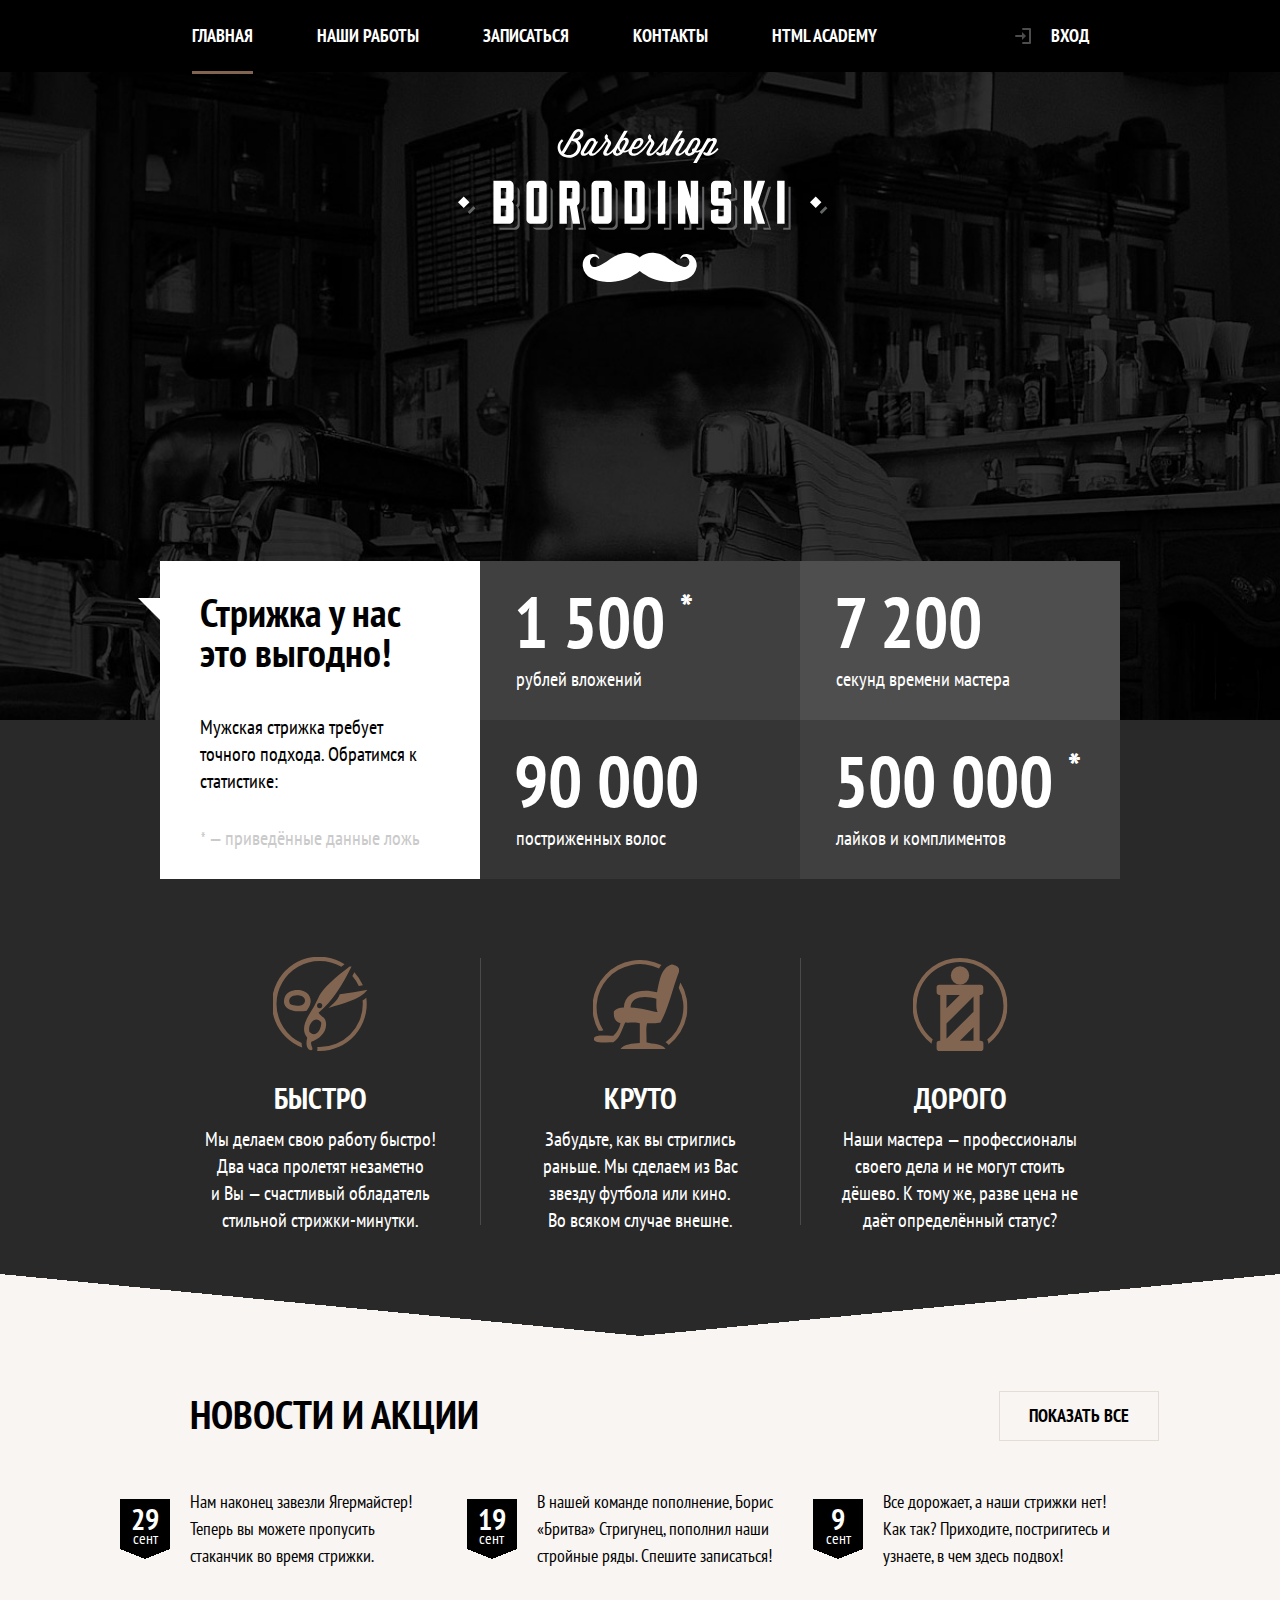
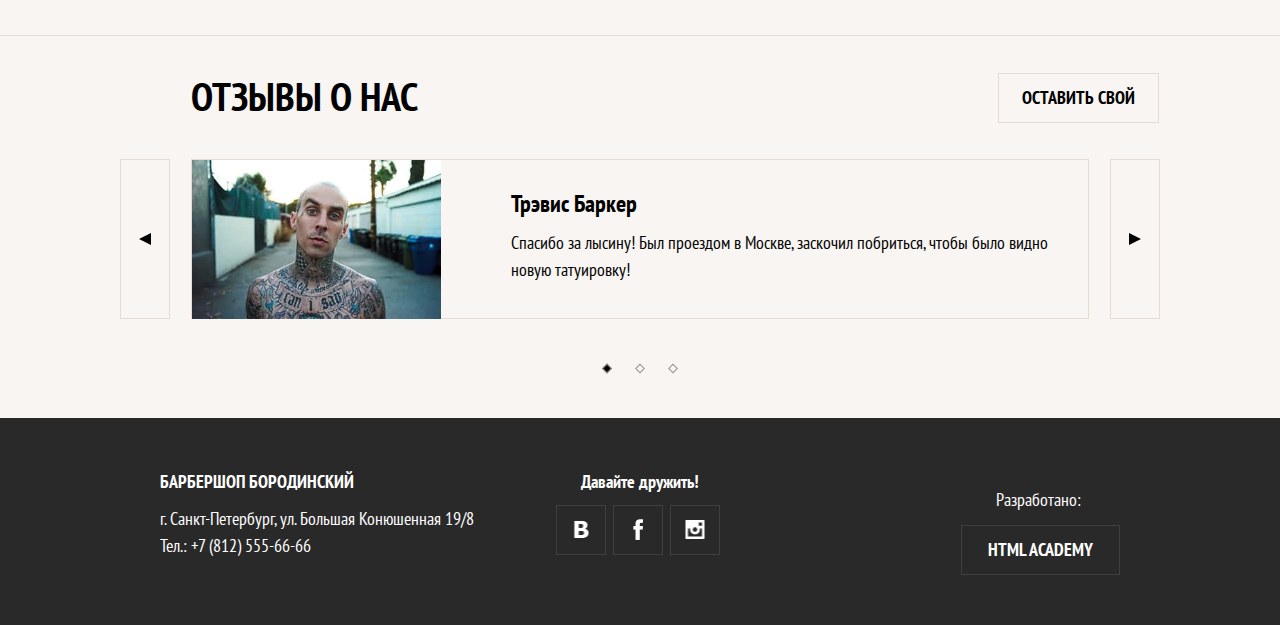
<file: index.html>
<!DOCTYPE html>
<html lang="ru">
<head>
  <meta charset="UTF-8">
  <title>Барбершоп Borodinski</title>
  <meta name="viewport" content="width=device-width,initial-scale=1">
  <link href="https://fonts.googleapis.com/css?family=PT+Sans+Narrow:400,700&amp;subset=cyrillic" rel="stylesheet">
  <link href="css/style.css" rel="stylesheet">
</head>
<body>

<svg xmlns="http://www.w3.org/2000/svg" style="display: none;">
    <symbol id="logo" viewbox="0 0 370 154">
      <g class="logo__barbershop" fill="#fff">
        <path d="M119.858 12.378c7.186-2.43 7.733-11.427.65-11.427-1.948 0-4.275 1.37-5.883 4.175l-9.58 16.56c-.444.786-.89 1.436-1.368 2.018-2.464-3.387-1.744-8.45 1.71-10.674l-1.437-1.814c-7.458 4.755-5.27 18.475 7.185 18.475 10.64 0 15.566-12.762 8.723-17.312zm-8.792 14.575c-2.12 0-3.8-.48-5.13-1.232.613-.717 1.23-1.606 1.777-2.53L113.7 12.82l.957.103c8.35 1.746 5.03 14.028-3.59 14.028zm3.832-16.217l2.873-4.927c2.602-4.483 5.92-1.848 4.14 1.504-1.367 2.567-3.386 3.353-7.012 3.422zM259.21 19.905l-.24.274c-1.984 2.325-4.345 4.242-6.5 4.994.58-.924 1.026-1.916 1.47-2.67l3.936-6.738c3.32-5.645-2.053-7.527-5.68-4.276l.72-1.233h-3.56l-5.563 9.655-.012-.006-.24.274c-1.607 1.745-3.592 2.6-5.37 2.634l3.353-5.78c2.155-3.73.172-7.254-3.182-7.254-2.736 0-4.856 1.095-6.91 4.654l-1.745 3.044-1.452 2.486-.19.217c-2.566 2.978-5.063 5.338-6.638 5.338-.787 0-1.23-.547-.41-1.95l5.132-8.998c1.54-2.703.07-4.653-1.916-4.653-1.538 0-3.182.855-4.96 2.704l5.68-9.887h-3.558l-9.924 17.215-.204.233c-1.3 1.54-2.874 2.91-4.277 3.867 1.13-3.387.892-8.587 3.08-13.137l-2.67-1.438c-1.47 2.02-4.685 6.672-7.902 10.435l-.24.274c-2.564 2.978-5.063 5.338-6.636 5.338-.788 0-1.233-.547-.412-1.95l3.56-6.227c1.23-2.154.648-3.42-.515-4.823l-1.984-2.394c-.515-.65-.515-1.37.203-2.053l-1.847-2.02c-2.02 1.814-2.19 3.833-.924 5.475l.308.41c-1.573 2.224-3.694 5.235-6.02 7.972l-.24.274c-2.565 2.978-5.85 5.338-8.347 5.338-2.19 0-3.49-1.368-1.848-4.242l.342-.616c2.292.958 6.604.512 9.272-4.105l.512-.89c1.916-3.284.068-5.748-2.84-5.748-2.873 0-5.166 1.505-6.672 4.106l-3.447 5.915-.214.244c-1.608 1.78-3.627 2.6-5.372 2.634l3.354-5.78c.89-1.575 1.333-2.943 1.333-4.072 0-1.813-1.23-3.182-3.216-3.182-.855 0-1.61.308-2.328.787l4.518-7.836h-3.627l-9.975 17.234-.187.214c-2.565 2.977-5.062 5.337-6.637 5.337-.786 0-1.23-.548-.41-1.95l3.558-6.228c1.232-2.155.65-3.42-.512-4.824l-1.984-2.394c-.514-.65-.514-1.37.205-2.053l-1.848-2.018c-2.02 1.813-2.19 3.832-.925 5.474l.31.41c-1.575 2.224-3.696 5.235-6.022 7.972l-.24.274c-2.565 2.977-5.062 5.337-6.636 5.337-.79 0-1.234-.548-.413-1.95l5.75-10.06h-2.02c.136-1.505-1.403-3.592-3.73-3.592-1.916 0-4.583 1.505-6.09 4.106l-4.994 8.62c-1.507 2.636-.444 5.065 2.43 5.065 1.436 0 3.215-.925 4.926-2.328.17 1.37 1.265 2.327 3.08 2.327 2.94 0 6.327-3.148 9.27-6.57 1.71-1.984 3.045-3.763 5.885-7.63l.48.583c.443.582.614 1.3.204 2.018l-3.765 6.536c-1.504 2.635-.443 5.064 2.43 5.064 2.062 0 4.343-1.55 6.536-3.652v.025c0 2.43 1.814 3.797 4.106 3.797 1.982 0 4.276-1.026 6.056-3.318.27.034.512.034.786.034 1.32 0 3.118-.504 4.725-1.404-.187 2.568 1.676 4.518 4.82 4.518 4.038 0 8.04-3.147 10.982-6.57 1.712-1.983 3.045-3.762 5.885-7.628l.48.582c.443.582.614 1.3.204 2.018l-3.764 6.535c-1.506 2.635-.444 5.064 2.43 5.064 2.942 0 6.33-3.146 9.27-6.568 2.02-2.326 3.8-4.824 5.064-6.5-1.402 3.696-.65 10.333-4.036 10.333-1.197 0-1.678-1.3-1.678-1.3l-2.224 1.164s.65 2.873 3.9 2.873c.342 0 .65-.034.99-.068l.105-.034c1.873-.247 3.736-1.135 5.467-2.363l-1.223 2.124h3.592l5.405-9.407c5.476-6.876 7.904-5.987 6.364-3.353l-4.618 8.04c-1.506 2.635-.445 5.064 2.43 5.064 2.066 0 4.353-1.556 6.55-3.667-.008 4.537 6.294 5.422 10.146.553h.788c1.073 0 2.464-.334 3.81-.944l-6.48 11.242h3.594l10.64-18.51c3.968-5.405 6.467-3.42 5.543-1.812l-5.37 9.306c-.583 1.027-1.918 1.334-2.567 0l-2.02.958s.65 2.874 3.9 2.874h.207c5.166-.103 8.552-3.182 11.46-6.57-.208-.555-.824-1.103-1.338-1.24zm-81.017-4.995c2.053-3.524 5.678-2.942 3.558.752l-.512.89c-1.71 2.908-4.004 2.84-5.337 2.36l2.293-4.002zm-45.605 5.61c-2.156 3.387-4.278 4.996-5.75 4.996-.786 0-1.23-.547-.41-1.95l4.963-8.655c1.916-3.318 5.713-2.462 3.97.753l-2.772 4.858zm26.788 4.86c-.788 0-1.438-.48-1.438-1.37 0-.513.206-1.094.617-1.847l1.266-2.19c.275 1.54.96 2.875 2.26 3.695-.72 1.163-1.814 1.71-2.704 1.71zm3.728-3.457c-.923-.684-1.506-1.778-1.506-3.216 0-2.532 2.465-6.67 4.482-6.67.787 0 1.335.58 1.335 1.54 0 .58-.205 1.3-.685 2.12l-3.626 6.226zm73.08-1.778h-.17c-1.163 0-2.088.958-2.088 2.12 0 .446.137.856.342 1.2l-.034.067c-1.676 2.873-5.747 2.326-3.626-1.37l2.703-4.687 1.71-2.908c2.498-4.242 5.92-2.566 3.765 1.13l-2.6 4.448z"/>
      </g>
        <path class="logo__mustache" clip-rule="evenodd" d="M167.898 124.797h1.41c5.428.278 9.685 1.728 12.392 4.724 2.738-2.986 6.994-4.457 12.455-4.723h1.35c12.106.823 17.63 9.496 27.3 13.19 1.42.54 3.22 1.15 4.787.982 2.475-.27 4.06-2.78 3.74-5.584-.34-3.016-3.275-5.61-6.563-4.173-.484.21-.842.51-1.166.798-.254.227-.534.827-1.166.614-.598-.496.044-1.227.307-1.655 1.134-1.856 2.91-3.234 6.074-3.008 5.63.404 10.674 5.337 9.814 12.822-1.92 11.21-12.11 14.15-24.172 15.215h-3.927c-12.528-.745-21.43-5.115-28.773-11.044-7.464 5.85-16.29 10.334-28.896 11.043H149c-12.158-1.073-22.444-4.018-24.232-15.462-.675-8.16 4.185-12.172 9.816-12.576 3.128-.225 5.022 1.146 6.135 3.007.277.463.802 1.165.306 1.716-.61.11-.908-.37-1.165-.613-.698-.664-1.493-1.18-2.82-1.228-3.863-.14-6.077 4.154-4.54 7.608.524 1.18 1.797 2.363 3.373 2.516 1.568.15 3.36-.46 4.786-.983 1.48-.545 2.744-1.245 3.864-1.9 7.368-4.323 13.112-10.374 23.374-11.29z" fill="#fff"/>
      <g class="logo__borodinsky">
        <path d="M11.436 74.227L5.72 79.942.003 74.225 5.72 68.51zM357.71 68.494l5.714 5.717-5.717 5.716-5.715-5.717z" fill="#fff"/>
        <path d="M46.8 64.023V74.43h2.082v-8.323h3.275v-2.084zM61.69 75.96V63.275c0-1.795-1.066-3.325-2.562-4.07.298.603.48 1.27.48 1.987v12.686c0 1.416-.615 2.648-1.662 3.51.924.986 1.662 2.095 1.662 3.695v14.104c0 2.463-2.094 4.557-4.557 4.557H41.49v2.084h15.644c2.463 0 4.557-2.094 4.557-4.557V83.167c0-1.602-.737-2.71-1.66-3.695 1.046-.86 1.66-2.094 1.66-3.51zM46.8 81.822v10.47h2.082v-8.386h3.275v-2.084zM79.81 64.023V92.29h2.083V66.108h3.275v-2.084zM92.14 59.205c.297.602.48 1.27.48 1.986v33.995c0 2.463-2.095 4.557-4.558 4.557H76.978c-.717 0-1.385-.184-1.987-.48.745 1.496 2.275 2.564 4.07 2.564h11.086c2.463 0 4.557-2.094 4.557-4.557V63.274c0-1.795-1.068-3.325-2.564-4.07zM112.82 64.023V74.43h2.083v-8.323h3.276v-2.084zM125.065 83.474c1.6-.74 2.586-2.34 2.586-4.064V63.275c0-1.816-1.06-3.364-2.565-4.098.3.61.483 1.286.483 2.014v16.136c0 1.725-.985 3.325-2.586 4.064l3.08 18.352h-5.66l.352 2.084h7.39l-3.08-18.352zM107.514 99.742v2.084h7.39v-17.92h1.1l-.35-2.084h-2.834v17.92zM144.848 64.023V92.29h2.083V66.108h3.276v-2.084zM157.177 59.205c.298.602.48 1.27.48 1.986v33.995c0 2.463-2.094 4.557-4.557 4.557h-11.086c-.716 0-1.384-.184-1.985-.48.742 1.496 2.272 2.564 4.067 2.564h11.086c2.463 0 4.557-2.094 4.557-4.557V63.274c0-1.795-1.067-3.325-2.563-4.07zM177.858 64.023V92.29h2.083V66.108h3.277v-2.084zM190.188 59.205c.298.602.48 1.27.48 1.986v33.995c0 2.463-2.094 4.557-4.557 4.557h-13.56v2.084h15.644c2.463 0 4.557-2.094 4.557-4.557V63.274c0-1.795-1.066-3.325-2.562-4.07zM205.933 101.826h7.39v-43.11h-2.084v41.026h-5.307zM246.21 58.717h-2.084v41.025h-5.906l.6 2.084h7.39zM233.4 88.14l-2.084-7.242v18.844h-5.306v2.084h7.39zM263.578 83.906h6.107v-2.084h-8.19c-.722 0-1.394-.18-1.998-.477.74 1.514 2.277 2.56 4.08 2.56zM264.327 87.162v5.13h2.083v-5.616zM276.656 59.205c.298.602.48 1.27.48 1.986v8.745l-5.368 1.243v2.565l7.45-1.725v-8.744c.002-1.794-1.066-3.324-2.562-4.07zM276.656 77.003c.298.602.48 1.27.48 1.985v16.197c0 2.463-2.094 4.557-4.557 4.557h-11.086c-.717 0-1.385-.184-1.987-.48.744 1.496 2.274 2.564 4.07 2.564h11.085c2.463 0 4.557-2.094 4.557-4.557V81.07c0-1.795-1.067-3.325-2.564-4.07zM266.41 66.107h3.276v-2.084h-5.36V74.43h2.084zM297.34 99.742h-5.308v2.084h7.39V86.303l-1.405-4.48h-.678zM313.155 58.717h-2.752l-6.228 19.41 6.897 21.615h-6.006l.577 1.838.06.246h7.452l-6.897-21.615zM332.618 101.826v-43.11h-2.083v41.026h-5.306v2.084zM361.66 83.89l5.716-5.718 2.084 2.084-5.715 5.717zM9.674 83.904l5.717-5.717 2.085 2.084-5.717 5.718z" fill="#636466"/>
        <path fill="#fff" d="M55.65 69.918c0 1.416-.616 2.648-1.663 3.51.924.986 1.662 2.095 1.662 3.695v14.103c0 2.463-2.095 4.557-4.558 4.557H35.45V52.675h15.643c2.463 0 4.557 2.032 4.557 4.558v12.685zm-7.452-9.853H42.84v10.408h5.358V60.065zm0 17.798H42.84v10.47h5.358v-10.47zM84.104 52.675c2.463 0 4.557 2.032 4.557 4.558v33.994c0 2.463-2.093 4.557-4.556 4.557H73.02c-2.526 0-4.56-2.094-4.56-4.557V57.233c0-2.525 2.033-4.558 4.56-4.558h11.084zm-2.895 7.39h-5.36v28.267h5.36V60.065zM114.712 95.783l-3.018-17.92h-2.833v17.92h-7.39V52.675h15.644c2.463 0 4.495 2.032 4.495 4.558v16.135c0 1.725-.986 3.325-2.587 4.064l3.08 18.35h-7.39zm-.492-35.718h-5.358v10.408h5.358V60.065zM149.142 52.675c2.463 0 4.557 2.032 4.557 4.558v33.994c0 2.463-2.095 4.557-4.558 4.557h-11.086c-2.524 0-4.557-2.094-4.557-4.557V57.233c0-2.525 2.03-4.558 4.556-4.558h11.086zm-2.895 7.39h-5.358v28.267h5.357V60.065zM182.152 52.675c2.463 0 4.557 2.032 4.557 4.558v33.994c0 2.463-2.095 4.557-4.558 4.557H166.51v-43.11h15.642zm-2.894 7.39H173.9v28.267h5.358V60.065zM199.89 52.675h7.39v43.108h-7.39V52.675zM240.167 52.675v43.108h-7.39l-5.42-18.843v18.843h-7.39V52.675h7.328l5.42 17.675V52.675h7.452zM268.62 70.473c2.464 0 4.558 2.032 4.558 4.557v16.197c0 2.463-2.094 4.557-4.557 4.557h-11.084c-2.525 0-4.558-2.094-4.558-4.557V82.36l7.39-1.725v7.697h5.358v-10.47h-8.19c-2.525 0-4.558-2.032-4.558-4.557V57.233c0-2.525 2.032-4.558 4.558-4.558h11.085c2.464 0 4.558 2.032 4.558 4.558v8.744l-7.45 1.725v-7.637h-5.36v10.408h8.253zM300.216 74.168l6.897 21.615h-7.45l-.063-.246-5.543-17.674h-.678v17.92h-7.39V52.675h7.39v17.798h.554l5.666-17.798h7.513l-6.897 21.493zM319.187 52.675h7.39v43.108h-7.39V52.675z"/>
      </g>
    </symbol>
  </svg>
 <!-- HEADER -->
  <header class="header">
    <nav class="menu menu--nojs">
      <div class="menu__toggle menu__toggle--closed">Открыть</div>
      
      <div class="menu__wrapper menu__wrapper--closed">
        <ul class="menu__list">
          <li class="menu__item menu__item--show"><a href="index.html" class="menu__link menu__link--active">Главная</a></li>
          <li class="menu__item"><a class="menu__link" href="photo.html">Наши работы</a></li>
          <li class="menu__item"><a class="menu__link" href="form.html">Записаться</a></li>
          <li class="menu__item"><a class="menu__link">Контакты</a></li>
          <li class="menu__item"><a class="menu__link">HTML Academy</a></li>
        </ul>
        
        <script src="js/script.js"></script>

        <div class="menu__user">
        <a href="#" class="menu__login">Вход</a>
        </div>
      </div>
    </nav>
    
    <div class="logo">
      <a href="#" class="logo__link"><svg class="logo__image"  width="230" height="85"><use xlink:href="#logo"/></svg></a>
    </div>
  </header>
  
  <!-- STATISTICS -->
  <section class="statistics">
    <div class="statistics__header">
      <b class="statistics__title">Стрижка у нас<br> это выгодно!</b>
      <p class="statistics__text">Мужская стрижка требует точного подхода. Обратимся к статистике:</p>
    </div>
    
    <table class="statistics__prices">
      <tr>
        <td class="statistics__prices__value">1&nbsp;500<sup>*</sup></td>
        <td class="statistics__prices__field">рублей<br> вложений</td>
      </tr>
      <tr>
        <td class="statistics__prices__value">7&nbsp;200</td>
        <td class="statistics__prices__field">секунд<br> времени мастера</td>
      </tr>
      <tr>
        <td class="statistics__prices__value">90&nbsp;000</td>
        <td class="statistics__prices__field">постриженных<br> волос</td>
      </tr>
      <tr>
        <td class="statistics__prices__value">500&nbsp;000<sup>*</sup></td>
        <td class="statistics__prices__field">лайков и<br> комплиментов</td>
      </tr>
    </table>
    
    <div class="statistics__note">
      <sup>*</sup> — приведённые данные ложь
    </div> 
  </section>
  
  <!-- ADVANTAGES -->
  <section class="advantages">
    <div class="advantages__wrapper">

      <input class="slider__selector" type="radio" name="advantages" id="advantages-1" checked>
      <input class="slider__selector" type="radio" name="advantages" id="advantages-2">
      <input class="slider__selector" type="radio" name="advantages" id="advantages-3">
      
      <div class="advantages__item advantages__item--fast">
        <b class="advantages__title">Быстро</b>
        <p class="advantages__text">Мы делаем свою работу быстро! Два часа пролетят незаметно и&nbsp;Вы — счастливый обладатель стильной стрижки-минутки.</p>
      </div>

      <div class="advantages__item advantages__item--cool">
        <b class="advantages__title">Круто</b>
        <p class="advantages__text">Забудьте, как вы стриглись раньше. Мы сделаем из Вас звезду футбола или кино. Во&nbsp;всяком случае внешне.</p>
      </div>

      <div class="advantages__item advantages__item--expensive">
        <b class="advantages__title">Дорого</b>
        <p class="advantages__text">Наши мастера — профессионалы своего дела и не могут стоить дёшево. К тому же, разве цена&nbsp;не даёт определённый статус?</p>
      </div>

      <div class="slider slider--advantages">
        <label class="slider__btn slider__btn--active" for="advantages-1"></label>
        <label class="slider__btn" for="advantages-2"></label>
        <label class="slider__btn" for="advantages-3"></label>
      </div> 
    </div>
  </section>
  
  <!-- NEWS -->
  
  <section class="news">
    <h2 class="news__title">Новости и акции</h2>
    
    <article class="news__item">
      <time class="news__date" datetime="2016-09-29"><span class="news__date-big">29</span> сент</time>
      <a class="news__link" href="#">Нам наконец завезли Ягермайстер! Теперь вы можете пропусить стаканчик во время стрижки.</a>
    </article>
    
    <article class="news__item">
      <time class="news__date" datetime="2016-09-19"><span class="news__date-big">19</span> сент</time>
      <a class="news__link" href="#">В нашей команде пополнение, Борис «Бритва» Стригунец, <span class="news__only-mobile">обладатель множества титулов и наград</span> пополнил наши стройные ряды. Спешите записаться!</a>
    </article>
    
    <article class="news__item">
      <time class="news__date" datetime="2016-09-09"><span class="news__date-big">9</span> сент</time>
      <a class="news__link" href="#">Все дорожает, а наши стрижки нет! Как так? Приходите, постригитесь и узнаете, в чем здесь подвох!</a>
    </article>
    
    <a class="btn btn--news" href="#">Показать все</a>
  </section>
  
  <!-- REVIEWS -->
  <section class="feedback">
    
    
    <h2 class="feedback__header">Отзывы о нас</h2>
    
    <div class="feedback__list">
      <input class="feedback__selector" type="radio" name="feedback" id="feedback-1" checked>
      <input class="feedback__selector" type="radio" name="feedback" id="feedback-2">
      <input class="feedback__selector" type="radio" name="feedback" id="feedback-3">
      
      <div class="feedback__item feedback__item--travis feedback__item--active">
        <div class="feedback__photo">
          <img class="feedback__image" src="img/travis.jpg" width="48" height="46" alt="Travis">
        </div>
        <div class="feedback__item__title">Трэвис Баркер</div>
        <div class="feedback__item__text">Спасибо за лысину! Был проездом в Москве, заскочил побриться, чтобы было видно новую татуировку!</div>
      </div>
      
      <div class="feedback__item feedback__item--john">
        <div class="feedback__photo">
          <img class="feedback__image" src="img/travis.jpg" width="48" height="46" alt="Travis">
        </div>
        <div class="feedback__item__title">Джон Смит</div>
        <div class="feedback__item__text">Отличную стрижку мне сделали ребята.</div>
      </div>
      
      <div class="feedback__item feedback__item--ivan">
        <div class="feedback__photo">
          <img class="feedback__image" src="img/travis.jpg" width="48" height="46" alt="Travis">
        </div>
        <div class="feedback__item__title">Иван Бородайло</div>
        <div class="feedback__item__text">В Бородинском ваша борода в надёжных руках!</div>
      </div>
    
    <button class="feedback__toggle feedback__toggle--prev" id="previous">Предыдущий</button> 
    <button class="feedback__toggle feedback__toggle--next" id="next">Следующий</button> 
    
    <div class="slider slider--feedback">
        <label class="slider__btn slider__btn--feedback" for="feedback-1"></label>
        <label class="slider__btn slider__btn--feedback" for="feedback-2"></label>
        <label class="slider__btn slider__btn--feedback" for="feedback-3"></label>
      </div>
    </div>
    

    <a class="btn btn--feedback" href="#">Оставить свой</a>
  </section>
  
  <footer class="footer">
    <section class="contacts">
      <b class="contacts__title">Барбершоп Бородинский</b>
      <p class="contacts__adress">г. Санкт-Петербург, ул. Большая Конюшенная 19/8</p>
      <a class="btn btn--contacts" href="tel:+78125556666"><span class="contacts__tel">Тел.: </span>+7 (812) 555-66-66</a>
    </section>
    
    <section class="social">
      <b class="social__title">Давайте дружить!</b>
      <div class="social__icons">
        <a class="social-btn social-btn--vk" href="#">VK</a>
        <a class="social-btn social-btn--fb" href="#">Facebook</a>
        <a class="social-btn social-btn--ig" href="#">Instagram</a>
      </div>
    </section>
    
    <section class="copyright">
      <p class="copyright__title">Разработано:</p>
      <a href="//htmlacademy.ru/" class="btn btn--copyright">HTML Academy</a>
    </section>
  </footer>

<script src="js/reviews.js"></script>
</body>
</html>
</file>
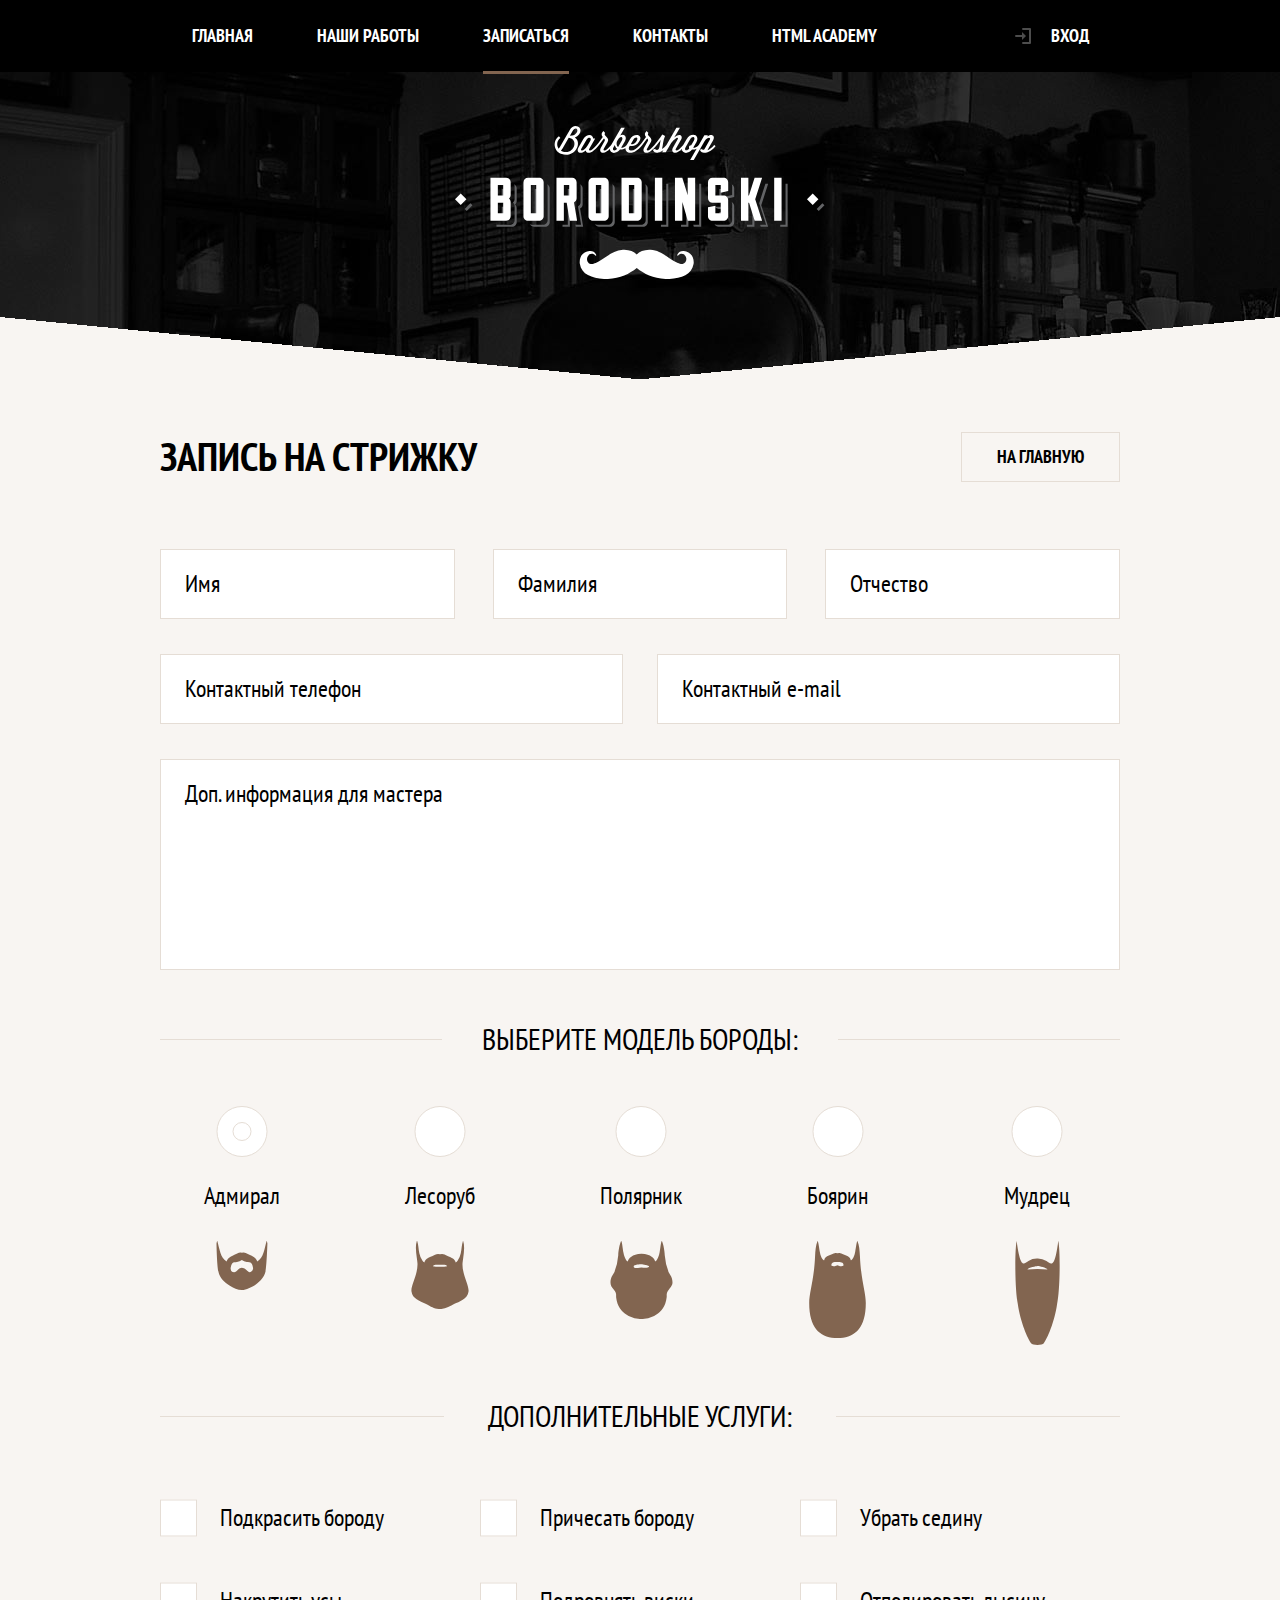
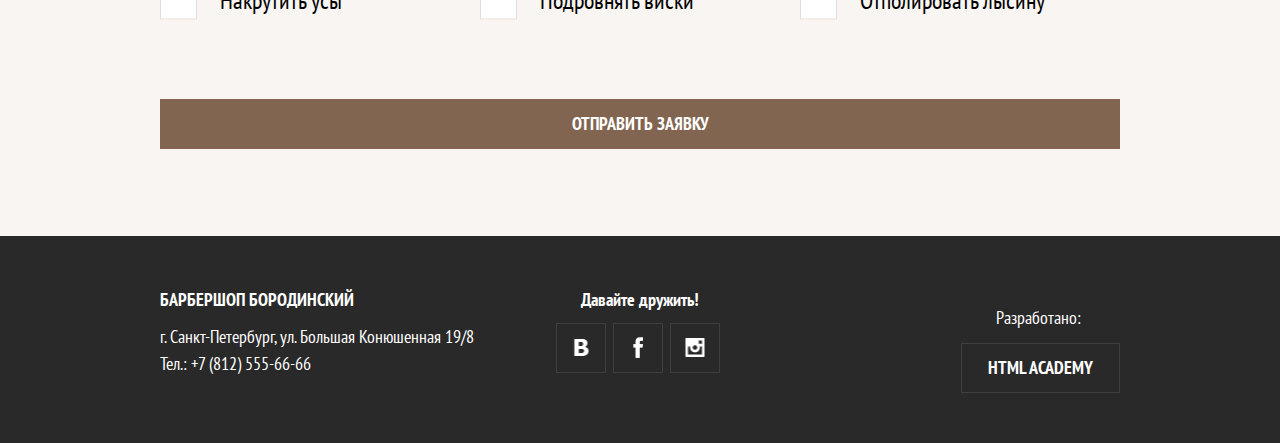
<file: form.html>
<!DOCTYPE html>
<html lang="ru">
<head>
  <meta charset="UTF-8">
  <title>Бородинский | Записаться</title>
  <meta name="viewport" content="width=device-width,initial-scale=1">
  <link href="https://fonts.googleapis.com/css?family=PT+Sans+Narrow:400,700&amp;subset=cyrillic" rel="stylesheet">
  <link href="css/style.css" rel="stylesheet">
</head>
<body>
   <svg xmlns="http://www.w3.org/2000/svg" style="display: none;">
    <symbol id="logo" viewbox="0 0 370 154">
      <g class="logo__barbershop" fill="#fff">
        <path d="M119.858 12.378c7.186-2.43 7.733-11.427.65-11.427-1.948 0-4.275 1.37-5.883 4.175l-9.58 16.56c-.444.786-.89 1.436-1.368 2.018-2.464-3.387-1.744-8.45 1.71-10.674l-1.437-1.814c-7.458 4.755-5.27 18.475 7.185 18.475 10.64 0 15.566-12.762 8.723-17.312zm-8.792 14.575c-2.12 0-3.8-.48-5.13-1.232.613-.717 1.23-1.606 1.777-2.53L113.7 12.82l.957.103c8.35 1.746 5.03 14.028-3.59 14.028zm3.832-16.217l2.873-4.927c2.602-4.483 5.92-1.848 4.14 1.504-1.367 2.567-3.386 3.353-7.012 3.422zM259.21 19.905l-.24.274c-1.984 2.325-4.345 4.242-6.5 4.994.58-.924 1.026-1.916 1.47-2.67l3.936-6.738c3.32-5.645-2.053-7.527-5.68-4.276l.72-1.233h-3.56l-5.563 9.655-.012-.006-.24.274c-1.607 1.745-3.592 2.6-5.37 2.634l3.353-5.78c2.155-3.73.172-7.254-3.182-7.254-2.736 0-4.856 1.095-6.91 4.654l-1.745 3.044-1.452 2.486-.19.217c-2.566 2.978-5.063 5.338-6.638 5.338-.787 0-1.23-.547-.41-1.95l5.132-8.998c1.54-2.703.07-4.653-1.916-4.653-1.538 0-3.182.855-4.96 2.704l5.68-9.887h-3.558l-9.924 17.215-.204.233c-1.3 1.54-2.874 2.91-4.277 3.867 1.13-3.387.892-8.587 3.08-13.137l-2.67-1.438c-1.47 2.02-4.685 6.672-7.902 10.435l-.24.274c-2.564 2.978-5.063 5.338-6.636 5.338-.788 0-1.233-.547-.412-1.95l3.56-6.227c1.23-2.154.648-3.42-.515-4.823l-1.984-2.394c-.515-.65-.515-1.37.203-2.053l-1.847-2.02c-2.02 1.814-2.19 3.833-.924 5.475l.308.41c-1.573 2.224-3.694 5.235-6.02 7.972l-.24.274c-2.565 2.978-5.85 5.338-8.347 5.338-2.19 0-3.49-1.368-1.848-4.242l.342-.616c2.292.958 6.604.512 9.272-4.105l.512-.89c1.916-3.284.068-5.748-2.84-5.748-2.873 0-5.166 1.505-6.672 4.106l-3.447 5.915-.214.244c-1.608 1.78-3.627 2.6-5.372 2.634l3.354-5.78c.89-1.575 1.333-2.943 1.333-4.072 0-1.813-1.23-3.182-3.216-3.182-.855 0-1.61.308-2.328.787l4.518-7.836h-3.627l-9.975 17.234-.187.214c-2.565 2.977-5.062 5.337-6.637 5.337-.786 0-1.23-.548-.41-1.95l3.558-6.228c1.232-2.155.65-3.42-.512-4.824l-1.984-2.394c-.514-.65-.514-1.37.205-2.053l-1.848-2.018c-2.02 1.813-2.19 3.832-.925 5.474l.31.41c-1.575 2.224-3.696 5.235-6.022 7.972l-.24.274c-2.565 2.977-5.062 5.337-6.636 5.337-.79 0-1.234-.548-.413-1.95l5.75-10.06h-2.02c.136-1.505-1.403-3.592-3.73-3.592-1.916 0-4.583 1.505-6.09 4.106l-4.994 8.62c-1.507 2.636-.444 5.065 2.43 5.065 1.436 0 3.215-.925 4.926-2.328.17 1.37 1.265 2.327 3.08 2.327 2.94 0 6.327-3.148 9.27-6.57 1.71-1.984 3.045-3.763 5.885-7.63l.48.583c.443.582.614 1.3.204 2.018l-3.765 6.536c-1.504 2.635-.443 5.064 2.43 5.064 2.062 0 4.343-1.55 6.536-3.652v.025c0 2.43 1.814 3.797 4.106 3.797 1.982 0 4.276-1.026 6.056-3.318.27.034.512.034.786.034 1.32 0 3.118-.504 4.725-1.404-.187 2.568 1.676 4.518 4.82 4.518 4.038 0 8.04-3.147 10.982-6.57 1.712-1.983 3.045-3.762 5.885-7.628l.48.582c.443.582.614 1.3.204 2.018l-3.764 6.535c-1.506 2.635-.444 5.064 2.43 5.064 2.942 0 6.33-3.146 9.27-6.568 2.02-2.326 3.8-4.824 5.064-6.5-1.402 3.696-.65 10.333-4.036 10.333-1.197 0-1.678-1.3-1.678-1.3l-2.224 1.164s.65 2.873 3.9 2.873c.342 0 .65-.034.99-.068l.105-.034c1.873-.247 3.736-1.135 5.467-2.363l-1.223 2.124h3.592l5.405-9.407c5.476-6.876 7.904-5.987 6.364-3.353l-4.618 8.04c-1.506 2.635-.445 5.064 2.43 5.064 2.066 0 4.353-1.556 6.55-3.667-.008 4.537 6.294 5.422 10.146.553h.788c1.073 0 2.464-.334 3.81-.944l-6.48 11.242h3.594l10.64-18.51c3.968-5.405 6.467-3.42 5.543-1.812l-5.37 9.306c-.583 1.027-1.918 1.334-2.567 0l-2.02.958s.65 2.874 3.9 2.874h.207c5.166-.103 8.552-3.182 11.46-6.57-.208-.555-.824-1.103-1.338-1.24zm-81.017-4.995c2.053-3.524 5.678-2.942 3.558.752l-.512.89c-1.71 2.908-4.004 2.84-5.337 2.36l2.293-4.002zm-45.605 5.61c-2.156 3.387-4.278 4.996-5.75 4.996-.786 0-1.23-.547-.41-1.95l4.963-8.655c1.916-3.318 5.713-2.462 3.97.753l-2.772 4.858zm26.788 4.86c-.788 0-1.438-.48-1.438-1.37 0-.513.206-1.094.617-1.847l1.266-2.19c.275 1.54.96 2.875 2.26 3.695-.72 1.163-1.814 1.71-2.704 1.71zm3.728-3.457c-.923-.684-1.506-1.778-1.506-3.216 0-2.532 2.465-6.67 4.482-6.67.787 0 1.335.58 1.335 1.54 0 .58-.205 1.3-.685 2.12l-3.626 6.226zm73.08-1.778h-.17c-1.163 0-2.088.958-2.088 2.12 0 .446.137.856.342 1.2l-.034.067c-1.676 2.873-5.747 2.326-3.626-1.37l2.703-4.687 1.71-2.908c2.498-4.242 5.92-2.566 3.765 1.13l-2.6 4.448z"/>
      </g>
        <path class="logo__mustache" clip-rule="evenodd" d="M167.898 124.797h1.41c5.428.278 9.685 1.728 12.392 4.724 2.738-2.986 6.994-4.457 12.455-4.723h1.35c12.106.823 17.63 9.496 27.3 13.19 1.42.54 3.22 1.15 4.787.982 2.475-.27 4.06-2.78 3.74-5.584-.34-3.016-3.275-5.61-6.563-4.173-.484.21-.842.51-1.166.798-.254.227-.534.827-1.166.614-.598-.496.044-1.227.307-1.655 1.134-1.856 2.91-3.234 6.074-3.008 5.63.404 10.674 5.337 9.814 12.822-1.92 11.21-12.11 14.15-24.172 15.215h-3.927c-12.528-.745-21.43-5.115-28.773-11.044-7.464 5.85-16.29 10.334-28.896 11.043H149c-12.158-1.073-22.444-4.018-24.232-15.462-.675-8.16 4.185-12.172 9.816-12.576 3.128-.225 5.022 1.146 6.135 3.007.277.463.802 1.165.306 1.716-.61.11-.908-.37-1.165-.613-.698-.664-1.493-1.18-2.82-1.228-3.863-.14-6.077 4.154-4.54 7.608.524 1.18 1.797 2.363 3.373 2.516 1.568.15 3.36-.46 4.786-.983 1.48-.545 2.744-1.245 3.864-1.9 7.368-4.323 13.112-10.374 23.374-11.29z" fill="#fff"/>
      <g class="logo__borodinsky">
        <path d="M11.436 74.227L5.72 79.942.003 74.225 5.72 68.51zM357.71 68.494l5.714 5.717-5.717 5.716-5.715-5.717z" fill="#fff"/>
        <path d="M46.8 64.023V74.43h2.082v-8.323h3.275v-2.084zM61.69 75.96V63.275c0-1.795-1.066-3.325-2.562-4.07.298.603.48 1.27.48 1.987v12.686c0 1.416-.615 2.648-1.662 3.51.924.986 1.662 2.095 1.662 3.695v14.104c0 2.463-2.094 4.557-4.557 4.557H41.49v2.084h15.644c2.463 0 4.557-2.094 4.557-4.557V83.167c0-1.602-.737-2.71-1.66-3.695 1.046-.86 1.66-2.094 1.66-3.51zM46.8 81.822v10.47h2.082v-8.386h3.275v-2.084zM79.81 64.023V92.29h2.083V66.108h3.275v-2.084zM92.14 59.205c.297.602.48 1.27.48 1.986v33.995c0 2.463-2.095 4.557-4.558 4.557H76.978c-.717 0-1.385-.184-1.987-.48.745 1.496 2.275 2.564 4.07 2.564h11.086c2.463 0 4.557-2.094 4.557-4.557V63.274c0-1.795-1.068-3.325-2.564-4.07zM112.82 64.023V74.43h2.083v-8.323h3.276v-2.084zM125.065 83.474c1.6-.74 2.586-2.34 2.586-4.064V63.275c0-1.816-1.06-3.364-2.565-4.098.3.61.483 1.286.483 2.014v16.136c0 1.725-.985 3.325-2.586 4.064l3.08 18.352h-5.66l.352 2.084h7.39l-3.08-18.352zM107.514 99.742v2.084h7.39v-17.92h1.1l-.35-2.084h-2.834v17.92zM144.848 64.023V92.29h2.083V66.108h3.276v-2.084zM157.177 59.205c.298.602.48 1.27.48 1.986v33.995c0 2.463-2.094 4.557-4.557 4.557h-11.086c-.716 0-1.384-.184-1.985-.48.742 1.496 2.272 2.564 4.067 2.564h11.086c2.463 0 4.557-2.094 4.557-4.557V63.274c0-1.795-1.067-3.325-2.563-4.07zM177.858 64.023V92.29h2.083V66.108h3.277v-2.084zM190.188 59.205c.298.602.48 1.27.48 1.986v33.995c0 2.463-2.094 4.557-4.557 4.557h-13.56v2.084h15.644c2.463 0 4.557-2.094 4.557-4.557V63.274c0-1.795-1.066-3.325-2.562-4.07zM205.933 101.826h7.39v-43.11h-2.084v41.026h-5.307zM246.21 58.717h-2.084v41.025h-5.906l.6 2.084h7.39zM233.4 88.14l-2.084-7.242v18.844h-5.306v2.084h7.39zM263.578 83.906h6.107v-2.084h-8.19c-.722 0-1.394-.18-1.998-.477.74 1.514 2.277 2.56 4.08 2.56zM264.327 87.162v5.13h2.083v-5.616zM276.656 59.205c.298.602.48 1.27.48 1.986v8.745l-5.368 1.243v2.565l7.45-1.725v-8.744c.002-1.794-1.066-3.324-2.562-4.07zM276.656 77.003c.298.602.48 1.27.48 1.985v16.197c0 2.463-2.094 4.557-4.557 4.557h-11.086c-.717 0-1.385-.184-1.987-.48.744 1.496 2.274 2.564 4.07 2.564h11.085c2.463 0 4.557-2.094 4.557-4.557V81.07c0-1.795-1.067-3.325-2.564-4.07zM266.41 66.107h3.276v-2.084h-5.36V74.43h2.084zM297.34 99.742h-5.308v2.084h7.39V86.303l-1.405-4.48h-.678zM313.155 58.717h-2.752l-6.228 19.41 6.897 21.615h-6.006l.577 1.838.06.246h7.452l-6.897-21.615zM332.618 101.826v-43.11h-2.083v41.026h-5.306v2.084zM361.66 83.89l5.716-5.718 2.084 2.084-5.715 5.717zM9.674 83.904l5.717-5.717 2.085 2.084-5.717 5.718z" fill="#636466"/>
        <path fill="#fff" d="M55.65 69.918c0 1.416-.616 2.648-1.663 3.51.924.986 1.662 2.095 1.662 3.695v14.103c0 2.463-2.095 4.557-4.558 4.557H35.45V52.675h15.643c2.463 0 4.557 2.032 4.557 4.558v12.685zm-7.452-9.853H42.84v10.408h5.358V60.065zm0 17.798H42.84v10.47h5.358v-10.47zM84.104 52.675c2.463 0 4.557 2.032 4.557 4.558v33.994c0 2.463-2.093 4.557-4.556 4.557H73.02c-2.526 0-4.56-2.094-4.56-4.557V57.233c0-2.525 2.033-4.558 4.56-4.558h11.084zm-2.895 7.39h-5.36v28.267h5.36V60.065zM114.712 95.783l-3.018-17.92h-2.833v17.92h-7.39V52.675h15.644c2.463 0 4.495 2.032 4.495 4.558v16.135c0 1.725-.986 3.325-2.587 4.064l3.08 18.35h-7.39zm-.492-35.718h-5.358v10.408h5.358V60.065zM149.142 52.675c2.463 0 4.557 2.032 4.557 4.558v33.994c0 2.463-2.095 4.557-4.558 4.557h-11.086c-2.524 0-4.557-2.094-4.557-4.557V57.233c0-2.525 2.03-4.558 4.556-4.558h11.086zm-2.895 7.39h-5.358v28.267h5.357V60.065zM182.152 52.675c2.463 0 4.557 2.032 4.557 4.558v33.994c0 2.463-2.095 4.557-4.558 4.557H166.51v-43.11h15.642zm-2.894 7.39H173.9v28.267h5.358V60.065zM199.89 52.675h7.39v43.108h-7.39V52.675zM240.167 52.675v43.108h-7.39l-5.42-18.843v18.843h-7.39V52.675h7.328l5.42 17.675V52.675h7.452zM268.62 70.473c2.464 0 4.558 2.032 4.558 4.557v16.197c0 2.463-2.094 4.557-4.557 4.557h-11.084c-2.525 0-4.558-2.094-4.558-4.557V82.36l7.39-1.725v7.697h5.358v-10.47h-8.19c-2.525 0-4.558-2.032-4.558-4.557V57.233c0-2.525 2.032-4.558 4.558-4.558h11.085c2.464 0 4.558 2.032 4.558 4.558v8.744l-7.45 1.725v-7.637h-5.36v10.408h8.253zM300.216 74.168l6.897 21.615h-7.45l-.063-.246-5.543-17.674h-.678v17.92h-7.39V52.675h7.39v17.798h.554l5.666-17.798h7.513l-6.897 21.493zM319.187 52.675h7.39v43.108h-7.39V52.675z"/>
      </g>
    </symbol>
    <symbol id="beard-1" viewbox="0 0 51.5 49.5">
      <path d="M76.6,24.8H76.4c-2.3,7.7-2.9,17.1-9.4,20.6-1.2-3.4-4.1-4.9-7.4-6.4s-4.5-2.6-6.6-2.6a2.2,2.2,0,0,0-1.5.3,2.2,2.2,0,0,0-1.5-.3c-2.1.1-4.5,1.7-6.6,2.6s-6.2,3-7.4,6.4c-6.4-3.6-7.1-12.9-9.4-20.6H26.4a14.5,14.5,0,0,0-.6,2.4c0,1.9.5,21.5,1.9,28.4s6.1,10.8,10.8,13.8,8.5,4.8,13,4.8,9.7-2.8,13-4.8,9.6-7.5,10.8-13.8,1.9-26.5,1.9-28.4A14.5,14.5,0,0,0,76.6,24.8ZM62.7,52.8c-0.2,1.6-1.7,3.4-3.4,3.5s-4.5-4.4-7.9-4.4-4.9,4.5-7.9,4.4-3.1-1.9-3.4-3.5a7.6,7.6,0,0,1,1.7-5.6c1.1-1.1,2.8-.9,4.7-1.2a8.6,8.6,0,0,0,4.9-1.9h0A8.6,8.6,0,0,0,56.3,46c1.9,0.3,3.6.1,4.7,1.2A7.6,7.6,0,0,1,62.7,52.8Z" transform="translate(-25.8 -24.8)"/>
    </symbol>
    <symbol id="beard-2" viewbox="0 0 57.7 68.6">
      <path d="M80.4,56.5c0.1-1.7.5-3.5,0.7-5.4,0.7-5.4,1.6-11.7-.1-16.8H80.8c-1.3,3.7-1.3,8.3-2.2,12.4a19.7,19.7,0,0,1-3.2,7.6A4.4,4.4,0,0,1,73.5,56c-0.7-3.9-4.3-4.9-7.7-6.4s-4-2-6.1-2.2a10.8,10.8,0,0,0-2,.2,10.6,10.6,0,0,0-2-.2c-2.1.1-4,1.3-6.1,2.2s-7,2.4-7.7,6.4A4.4,4.4,0,0,1,40,54.2a19.7,19.7,0,0,1-3.2-7.6c-0.9-4-.8-8.6-2.2-12.4H34.3c-1.7,5.1-.8,11.4-0.1,16.8,0.2,1.9.6,3.7,0.7,5.4,0.8,11.1-7,23.1-6,28.9,0.9,7.5,8.4,9.4,14.2,12.4s8.3,5,13.3,5.2H59c5-.2,9-2.9,13.3-5.2S85.5,93,86.4,85.4C87.4,79.6,79.6,67.6,80.4,56.5ZM57.7,60.3h0a35.9,35.9,0,0,1-7.2-.5c0.7-2.1,4-1.6,7.1-1.6h0.2c3,0,6.4-.5,7.1,1.6A36,36,0,0,1,57.7,60.3Z" transform="translate(-28.8 -34.3)"/>
    </symbol>
    <symbol id="beard-3" viewbox="0 0 62.4 78.5">
      <path d="M93.6,81.2c0-5.2-2.4-7.8-3.6-10a56,56,0,0,1-4.2-17.6c-0.1-4.9-1.7-12.4-2.9-14.4-0.9,0-1.5,7.8-2.3,11.6-1.4,7-3.8,8.9-4.4,9-0.8-2.8-4.1-7.4-13.7-7.7H62.3c-9.6.4-12.9,4.9-13.7,7.7-0.7-.1-3-2-4.4-9-0.8-3.9-1.4-11.6-2.3-11.6-1.2,2-2.8,9.5-2.9,14.4a56.1,56.1,0,0,1-4.2,17.6c-1.2,2.2-3.6,4.7-3.6,10s5.2,7.2,5.6,11.4c0.1,1.2,0,2.3.1,3.4,2,17.5,17.9,21.7,25.4,21.7h0c7.6,0,23.4-4.2,25.4-21.7,0.2-1,0-2.1.1-3.4C88.4,88.4,93.6,85,93.6,81.2ZM64.4,66a20.6,20.6,0,0,0-4.1,0c-1.7.3-5.8,1-5.8-1.1s6.7-2.3,7.8-2.3,7.8,1.2,7.8,2.3S66.2,66.3,64.4,66Z" transform="translate(-31.2 -39.2)"/>
    </symbol>
    <symbol id="beard-4" viewbox="0 0 57 97.7">
      <path d="M79.6,64.1c-0.4-5.5-.6-10.9-2.5-15.2-0.8,0-1.5,7.3-2.3,10.9-1.5,7.1-3.7,8.3-4.4,8.3-0.9-3.9-4.4-4.2-7.8-5.9A11.1,11.1,0,0,0,59,61a14.6,14.6,0,0,0-2,.1,14.4,14.4,0,0,0-2-.1,11.1,11.1,0,0,0-3.6,1.2c-3.4,1.6-6.9,2-7.8,5.9-0.7,0-3-1.1-4.4-8.3-0.7-3.6-1.5-10.9-2.3-10.9-1.9,4.4-2.1,9.8-2.5,15.2-0.9,23.5-5.9,36.3-5.9,47.2,0,26.1,11.7,35.3,28.5,35.3s28.5-9.2,28.5-35.3C85.5,100.4,80.5,87.6,79.6,64.1ZM62.9,73.8c-2.8,1.2-5.4-.7-5.9-0.7H56.9c-0.5,0-3.1,1.9-5.9.7-0.8-3.6,2.4-4,5.9-3.9S63.7,70.2,62.9,73.8Z" transform="translate(-28.5 -48.8)"/>
    </symbol>
    <symbol id="beard-5" viewbox="0 0 44.7 104.8">
      <path d="M66.3,52.4H66.2c-2.8,21.5-5.4,22.6-7,22.7s-3.6-1.8-4.9-2.5A15.9,15.9,0,0,0,45.2,70a15.9,15.9,0,0,0-9.1,2.5c-1.3.7-3.5,2.6-4.9,2.5s-4.1-1.2-7-22.7H24.2c-2.1,12.2-1.6,50.2,1.2,63.6,2.6,18.5,10.1,35.1,13.4,39.6,0.7,1,3.5,1.6,6.4,1.6s5.7-.5,6.4-1.6c3.3-4.5,10.8-21.1,13.4-39.6C67.9,102.6,68.4,64.6,66.3,52.4ZM45.2,80.5a100.2,100.2,0,0,0-10.1.5c1.1-1.8,9-3.2,10.1-3.4s9,1.7,10.1,3.4A100.2,100.2,0,0,0,45.2,80.5Z" transform="translate(-22.9 -52.4)"/>
    </symbol>
  </svg>
  
  <header class="header header--inner-page">
    <nav class="menu">
      <div class="menu__toggle menu__toggle--closed">Открыть</div>

      <div class="menu__wrapper menu__wrapper--closed">
        <ul class="menu__list">
          <li class="menu__item"><a href="index.html" class="menu__link">Главная</a></li>
          <li class="menu__item"><a href="photo.html" class="menu__link"><span class="menu__item-our-works">Наши </span>работы</a></li>
          <li class="menu__item menu__item--show"><a class="menu__link menu__link--active">Записаться</a></li>
          <li class="menu__item"><a href="#" class="menu__link">Контакты</a></li>
          <li class="menu__item"><a href="#" class="menu__link">HTML Academy</a></li>
        </ul>

        <div class="menu__user">
          <a href="#" class="menu__login">Вход</a>
        </div>
      </div>
    </nav>

    <div class="logo logo--inner-page">
      <a class="logo__link">
        <svg class="logo__image"><use xlink:href="#logo"/></svg>
      </a>
    </div>
  </header>

  <section class="order">
    <header class="order__header">
      <h1 class="order__title">Запись на стрижку</h1>
      <a class="btn btn--to-main" href="index.html">На главную</a>
    </header>
    
    <form class="order-form">
      <div class="order-form__contacts">
        <div class="order-form__name">
          <input class="order-form__field order-form__field--name" type="text" name="lastname" placeholder="Фамилия" required>
          <input class="order-form__field order-form__field--name" type="text" name="name" placeholder="Имя" required>
          <input class="order-form__field order-form__field--name" type="text" name="patronymic" placeholder="Отчество"> 
        </div>
        
        <div class="order-form__communications">
          <input class="order-form__field order-form__field--communications" type="tel" name="tel" placeholder="Контактный телефон" required>
          <input class="order-form__field order-form__field--communications" type="email" name="email" placeholder="Контактный e-mail">
        </div>
        <textarea class="order-form__information" name="for-master" placeholder="Доп. информация для мастера"></textarea>
      </div>
      
      <div class="order-form__model">
        <b class="order-form__title">Выберите модель бороды:</b>
        
        <ul class="order-form__list order-form__list--model">
          <li class="order-form__list-item order-form__list-item--model">
            <input class="order-form__field order-form__field--model" type="radio" name="model" id="admiral" checked>
            <label class="order-form__caption order-form__caption--model" for="admiral">Адмирал</label>
            <svg class="order-form__icon" width="52" height="49"><use xlink:href="#beard-1"/></svg>
          </li>
          
          <li class="order-form__list-item order-form__list-item--model">
            <input class="order-form__field order-form__field--model" type="radio" name="model" id="woodman">
            <label class="order-form__caption order-form__caption--model" for="woodman">Лесоруб</label>
            <svg class="order-form__icon" width="58" height="68"><use xlink:href="#beard-2"/></svg>
          </li>
          
          <li class="order-form__list-item order-form__list-item--model">
            <input class="order-form__field order-form__field--model" type="radio" name="model" id="polar">
            <label class="order-form__caption order-form__caption--model" for="polar">Полярник</label>
            <svg class="order-form__icon" width="63" height="78"><use xlink:href="#beard-3"/></svg>
          </li>
          
          <li class="order-form__list-item order-form__list-item--model">
            <input class="order-form__field order-form__field--model" type="radio" name="model" id="boyar">
            <label class="order-form__caption order-form__caption--model" for="boyar">Боярин</label>
            <svg class="order-form__icon" width="57" height="97"><use xlink:href="#beard-4"/></svg>
          </li>
          
          <li class="order-form__list-item order-form__list-item--model">
            <input class="order-form__field order-form__field--model" type="radio" name="model" id="sage">
            <label class="order-form__caption order-form__caption--model" for="sage">Мудрец</label>
            <svg class="order-form__icon" width="45" height="104"><use xlink:href="#beard-5"/></svg>
          </li>
          
        </ul>
      </div>
      
      <div class="order-form__additional">
        <b class="order-form__title">Дополнительные услуги:</b>
        
        <ul class="order-form__list order-form__list--additional">
          
          <li class="order-form__list-item order-form__list-item--additional">
            <input class="order-form__field order-form__field--additional" type="checkbox" name="additional" id="paint-beard">
            <label class="order-form__caption order-form__caption--additional" for="paint-beard">Подкрасить бороду</label>
          </li>
          
          <li class="order-form__list-item order-form__list-item--additional">
            <input class="order-form__field order-form__field--additional" type="checkbox" name="additional" id="twirl-mustache">
            <label class="order-form__caption order-form__caption--additional" for="twirl-mustache">Накрутить усы</label>
          </li>
          
          <li class="order-form__list-item order-form__list-item--additional">
            <input class="order-form__field order-form__field--additional" type="checkbox" name="additional" id="comb-beard">
            <label class="order-form__caption order-form__caption--additional" for="comb-beard">Причесать бороду</label>
          </li>
          
          <li class="order-form__list-item order-form__list-item--additional">
            <input class="order-form__field order-form__field--additional" type="checkbox" name="additional" id="align-temple">
            <label class="order-form__caption order-form__caption--additional" for="align-temple">Подровнять виски</label>
          </li>
          
          <li class="order-form__list-item order-form__list-item--additional">
            <input class="order-form__field order-form__field--additional" type="checkbox" name="additional" id="remove-gray">
            <label class="order-form__caption order-form__caption--additional" for="remove-gray">Убрать седину</label>
          </li>
          
          <li class="order-form__list-item order-form__list-item--additional">
            <input class="order-form__field order-form__field--additional" type="checkbox" name="additional" id="polish-bald">
            <label class="order-form__caption order-form__caption--additional" for="polish-bald">Отполировать лысину</label>
          </li>
          
        </ul>
      </div>
      
      <button class="btn btn--submit" type="submit">Отправить заявку</button>
    </form>
    
  </section>
  
  <footer class="footer">
    <section class="contacts">
      <b class="contacts__title">Барбершоп Бородинский</b>
      <p class="contacts__adress">г. Санкт-Петербург, ул. Большая Конюшенная 19/8</p>
      <a class="btn btn--contacts" href="tel:+78125556666"><span class="contacts__tel">Тел.: </span>+7 (812) 555-66-66</a>
    </section>
    
    <section class="social">
      <b class="social__title">Давайте дружить!</b>
      <div class="social__icons">
        <a class="social-btn social-btn--vk" href="#">VK</a>
        <a class="social-btn social-btn--fb" href="#">Facebook</a>
        <a class="social-btn social-btn--ig" href="#">Instagram</a>
      </div>
    </section>
    
    <section class="copyright">
      <p class="copyright__title">Разработано:</p>
      <a href="//htmlacademy.ru/" class="btn btn--copyright">HTML Academy</a>
    </section>
  </footer>
  
<script src="js/script.js"></script>
</body>
</file>
<file: css/style.css>
/*! normalize.css v5.0.0 | MIT License | github.com/necolas/normalize.css */html{font-family:sans-serif;line-height:1.15;-ms-text-size-adjust:100%;-webkit-text-size-adjust:100%}body{margin:0}article,aside,footer,header,nav,section{display:block}h1{font-size:2em;margin:.67em 0}figcaption,figure,main{display:block}figure{margin:1em 40px}hr{box-sizing:content-box;height:0;overflow:visible}pre{font-family:monospace,monospace;font-size:1em}a{background-color:transparent;-webkit-text-decoration-skip:objects}a:active,a:hover{outline-width:0}abbr[title]{border-bottom:none;text-decoration:underline;text-decoration:underline dotted}b,strong{font-weight:inherit}b,strong{font-weight:bolder}code,kbd,samp{font-family:monospace,monospace;font-size:1em}dfn{font-style:italic}mark{background-color:#ff0;color:#000}small{font-size:80%}sub,sup{font-size:75%;line-height:0;position:relative;vertical-align:baseline}sub{bottom:-0.25em}sup{top:-0.5em}audio,video{display:inline-block}audio:not([controls]){display:none;height:0}img{border-style:none}svg:not(:root){overflow:hidden}button,input,optgroup,select,textarea{font-family:sans-serif;font-size:100%;line-height:1.15;margin:0}button,input{overflow:visible}button,select{text-transform:none}button,html [type="button"],[type="reset"],[type="submit"]{-webkit-appearance:button}button::-moz-focus-inner,[type="button"]::-moz-focus-inner,[type="reset"]::-moz-focus-inner,[type="submit"]::-moz-focus-inner{border-style:none;padding:0}button:-moz-focusring,[type="button"]:-moz-focusring,[type="reset"]:-moz-focusring,[type="submit"]:-moz-focusring{outline:1px dotted ButtonText}fieldset{border:1px solid #c0c0c0;margin:0 2px;padding:.35em .625em .75em}legend{box-sizing:border-box;color:inherit;display:table;max-width:100%;padding:0;white-space:normal}progress{display:inline-block;vertical-align:baseline}textarea{overflow:auto}[type="checkbox"],[type="radio"]{box-sizing:border-box;padding:0}[type="number"]::-webkit-inner-spin-button,[type="number"]::-webkit-outer-spin-button{height:auto}[type="search"]{-webkit-appearance:textfield;outline-offset:-2px}[type="search"]::-webkit-search-cancel-button,[type="search"]::-webkit-search-decoration{-webkit-appearance:none}::-webkit-file-upload-button{-webkit-appearance:button;font:inherit}details,menu{display:block}summary{display:list-item}canvas{display:inline-block}template{display:none}[hidden]{display:none}body{font-family:PT Sans Narrow,Arial,sans-serif;font-size:18px;line-height:27px}b{font-size:30px;font-weight:bold;line-height:30px}@media (min-width: 768px){b{font-size:40px;line-height:40px}}p{font-size:20px}ul li{font-weight:bold;line-height:24px}body{background-color:#292929;position:relative}img{display:block}.container{margin:0 auto;width:280px}@media (min-width: 768px){.container{width:640px}}@media (min-width: 1200px){.container{width:960px}}.title{font-size:30px;line-height:30px;text-align:center;text-transform:uppercase}.btn{display:inline-block;box-sizing:border-box;color:#000000;cursor:pointer;background-color:#f8f5f2;border:1px solid #e5ddd5;font-family:"PT Sans Narrow";font-size:18px;font-weight:700;line-height:24px;padding:12px 90px;text-align:center;text-decoration:none;text-transform:uppercase;vertical-align:top}.btn:hover{border-color:#d5cabe}.btn:active{background-color:#d5c9bd;color:#808080}.btn--news{margin:0 auto;padding:12px 65px;width:280px}.btn--to-main{display:none}.btn--feedback{display:none}.btn--contacts,.btn--copyright{background-color:#292929;border-color:#3f3f3f;color:#ffffff;padding:12px 65px}.btn--contacts:hover,.btn--copyright:hover{border-color:#515151}.btn--contacts:active,.btn--copyright:active{background-color:transparent;border-color:transparent;color:#808080}.btn--copyright{padding:12px 87px}.btn--submit{background-color:#826550;border:none;color:#ffffff;padding:13px 0;width:100%}.btn--submit:hover{background-color:#6a4d38}.btn--submit:active{color:#a09187}@media (min-width: 768px){.btn--news{padding:12px 29px;position:absolute;right:65px;top:84px;width:auto}.btn--feedback{display:inline-block;padding:12px 23px;position:absolute;right:65px;top:37px;width:auto}.btn--contacts{border:none;font-weight:normal;padding:0;text-transform:none}.btn--to-main{display:block;height:50px;padding:12px 35px}.btn--copyright{padding:12px 26px}.btn--contacts{cursor:default}.btn--contacts:active{color:#ffffff}}@media (min-width: 1200px){.btn--news{right:121px;top:117px}.btn--feedback{right:121px}}.slider{font-size:0;position:relative;text-align:center;line-height:24px}.slider__btn{display:inline-block;width:5px;height:5px;margin:5px 13px 0;border:1px solid #fff;vertical-align:top;-webkit-transform:rotate(45deg);-ms-transform:rotate(45deg);transform:rotate(45deg)}.slider__btn--feedback{border-color:#939290}.slider__selector[type="radio"]{display:none}@media (min-width: 768px){.slider--advantages{display:none}.slider--feedback{position:absolute;background-color:#f8f5f2;bottom:-17px;right:50%;-webkit-transform:translateX(50%);-ms-transform:translateX(50%);transform:translateX(50%);width:125px}}@media (min-width: 1200px){.slider--feedback{background-color:transparent;bottom:-65px}}.header{display:-webkit-flex;display:-ms-flexbox;display:flex;-webkit-flex-direction:column;-ms-flex-direction:column;flex-direction:column;-webkit-justify-content:center;-ms-flex-pack:center;justify-content:center}@media (min-width: 768px){.header{background-color:#000000;padding:0;position:relative}.header--inner-page::after{content:"";background-image:linear-gradient(to bottom left, transparent 50%, #f8f5f2 50%),linear-gradient(to bottom right, transparent 50%, #f8f5f2 50%);background-position:0 0,100% 0;background-repeat:no-repeat;background-size:60.1% 100%;height:50px;left:0;position:absolute;bottom:0;width:100%;z-index:10}}@media (min-width: 1200px){.header--inner-page::after{height:75px}}.logo{margin-top:-6px;-webkit-order:-1;-ms-flex-order:-1;order:-1;text-align:center}.logo__mustache,.logo__barbershop{opacity:0;transition:opacity .3s}.logo__image{height:100px;padding-left:5px;width:226px}.logo--inner-page .logo__image{padding-left:0}@media (min-width: 768px){.logo{background:url("../img/bg-tablet.jpg") center -74px no-repeat;background-size:cover;height:397px;margin-top:0;-webkit-order:2;-ms-flex-order:2;order:2;width:100%}.logo__barbershop{opacity:1}.logo__image{height:200px;padding-top:15px;width:370px}.logo--inner-page{background-image:url("../img/bg-tablet-inner.jpg");background-position:center -72px;background-size:cover;height:222px}.logo--inner-page .logo__image{padding-left:11px}}@media (min-width: 1200px){.logo{background-image:url("../img/bg-desktop.jpg");background-position:center -72px;height:648px}.logo__mustache{opacity:1}.logo--inner-page{background-image:url("../img/bg-desktop-inner.jpg");background-size:auto;height:320px}.logo__image{padding-top:33px}.logo--inner-page .logo__image{padding-left:0;padding-top:30px}}.menu{position:relative;width:auto;min-height:50px}.menu__toggle{background-color:#6a4d38;cursor:pointer;display:block;font-size:0;height:50px;position:absolute;right:0;top:0;width:70px;z-index:10}.menu__toggle--closed::after,.menu__toggle--opened::before,.menu__toggle--opened::after{background-color:#ffffff;content:"";height:2px;position:absolute;width:36px}.menu__toggle--closed::after{box-shadow:0 8px 0 0 #ffffff,0 16px 0 0 #ffffff;right:50%;-webkit-transform:translateX(50%);-ms-transform:translateX(50%);transform:translateX(50%);top:15px}.menu__toggle--closed:active::after{box-shadow:0 8px 0 0 #a09187,0 16px 0 0 #a09187}.menu__toggle--opened{left:0;right:auto}.menu__toggle--opened::before,.menu__toggle--opened::after{left:16px;top:25px}.menu__toggle--opened::before{-webkit-transform:rotate(45deg);-ms-transform:rotate(45deg);transform:rotate(45deg)}.menu__toggle--opened::after{-webkit-transform:rotate(-45deg);-ms-transform:rotate(-45deg);transform:rotate(-45deg)}.menu__toggle--closed:active::after,.menu__toggle--opened:active::before,.menu__toggle--opened:active::after{background-color:#a09187}.menu__list{list-style:none;margin:0;padding:0}.menu__item{background-color:#826550}.menu__link{cursor:pointer;border-bottom:1px solid #71543f;border-top:1px solid #886e5b;color:#ffffff;display:block;padding:12px 20px;padding-bottom:13px;text-decoration:none;text-transform:uppercase}.menu__link:active{color:#a09187}.menu__link--active{cursor:default}.menu__link--active:active{color:#ffffff}.menu__user{line-height:24px}.menu__login{color:#ffffff;display:block;padding:14px 20px;padding-left:47px;position:relative;text-decoration:none}.menu__login::before{background-image:url("../img/sprite.png");background-position:-10px -204px;background-repeat:no-repeat;content:"";height:16px;left:19px;position:absolute;top:17px;width:16px}.menu__login:active{color:#a09187}@media (max-width: 767px){.menu{margin-top:-16px}.menu__item-our-works{display:none}.menu__wrapper--opened .menu__item-our-works{display:inline}.menu__wrapper--closed .menu__item,.menu__wrapper--closed .menu__user{display:none}.menu__wrapper--closed .menu__item--show{display:block}.menu__wrapper--closed .menu__link{border:none;padding:13px 0;text-align:center}.menu__wrapper--opened{background-color:#6a4d38;height:100vh;left:70px;position:absolute;right:0;top:0;z-index:15}.menu__wrapper--opened::after{box-shadow:inset 4px 0 7px -2px rgba(0,0,0,0.5);content:"";height:100%;left:0;position:absolute;top:0;z-index:5;width:7px}}@media (min-width: 768px){.menu{width:auto;background-color:#000000}.menu__wrapper{display:-webkit-flex;display:-ms-flexbox;display:flex;-webkit-justify-content:space-between;-ms-flex-pack:justify;justify-content:space-between}.menu__toggle{display:none}.menu__list{display:-webkit-flex;display:-ms-flexbox;display:flex;-webkit-flex-direction:row;-ms-flex-direction:row;flex-direction:row;-webkit-flex-grow:1;-ms-flex-positive:1;flex-grow:1;-webkit-flex-wrap:wrap;-ms-flex-wrap:wrap;flex-wrap:wrap}.menu__item{background-color:#000000;margin-right:34px}.menu__item:last-child{margin-right:0}.menu__link{border:none;color:#ffffff;display:block;padding:0;padding-bottom:24px;padding-top:24px;position:relative;text-decoration:none;text-transform:uppercase}.menu__link:hover{color:#826550}.menu__link:active{color:#747474}.menu__link--active::after{border-bottom:3px solid #826550;bottom:-2px;content:"";height:3px;left:0;position:absolute;right:0}.menu__link--active:hover,.menu__link--active:active{color:#ffffff}.menu__user{font-size:0}.menu__login::before{top:29px}.menu__login:hover::before{background-position:-10px -276px}.menu__login:active::before{background-position:-10px -204px}}@media (min-width: 768px) and (min-width: 768px){.menu{margin:0 auto;max-width:960px;width:83.5%}}@media (min-width: 1200px){.menu__item{margin-right:0}.menu__user{font-size:inherit;font-weight:bold;margin-right:11px;text-transform:uppercase}.menu__link{padding-left:32px;padding-right:32px}.menu__link:hover{background-color:#ffffff}.menu__link:active{color:#cacaca}.menu__link--active::after{left:32px;right:32px}.menu__link--active:hover{background-color:#000000;color:#ffffff}.menu__link--active:active{color:#ffffff}.menu__login{padding-bottom:23px;padding-top:24px}.menu__login::before{left:11px;top:28px;z-index:15}.menu__login__hover{background-color:#ffffff;color:#000000}.menu__login__hover::before{opacity:.3}.menu__login--active{color:#cacaca}.menu__login--active::before{background-position:-10px -276px;opacity:.1}}.statistics{position:relative}.statistics__header{background-color:#ffffff;padding:27px 30px 26px 30px;text-align:center}.statistics__title{display:block;font-size:30px;text-transform:uppercase;margin-bottom:16px;padding:0 20px}.statistics__text{margin:0}.statistics__prices{border-collapse:collapse;color:#ffffff;width:100%}.statistics__prices tr{background-color:#404040}.statistics__prices tr:nth-child(2){background-color:#4e4e4e}.statistics__prices tr:nth-child(3){background-color:#353535}.statistics__prices__value,.statistics__prices__field{padding:20px 20px 18px 20px;vertical-align:top;width:50%}.statistics__prices__value{font-size:40px;font-weight:700;line-height:40px;padding-right:0}.statistics__prices__value sup{padding-left:7px;top:-11px}.statistics__prices__field{text-align:right;line-height:18px;font-size:18px;padding-left:0;padding-top:21px}.statistics__note{color:#cacaca;font-size:20px;left:51px;padding:21px 0;position:absolute;text-align:center;z-index:2}.statistics__note sup{top:-2px}@media (min-width: 768px){.statistics{width:auto;position:relative}.statistics__header{display:-webkit-flex;display:-ms-flexbox;display:flex;-webkit-flex-direction:row;-ms-flex-direction:row;flex-direction:row;-webkit-flex-wrap:wrap;-ms-flex-wrap:wrap;flex-wrap:wrap;margin-top:-184px;min-height:129px;padding:31px 22px;padding-bottom:24px}.statistics__header::before{border:11px solid transparent;border-top:11px solid #ffffff;border-right:11px solid #ffffff;content:"";left:-22px;position:absolute;top:42px}.statistics__title{font-size:40px;line-height:40px;text-align:left;text-transform:none;width:40%}.statistics__text{padding:0;padding-left:53px;padding-top:4px;text-align:left;width:35%}.statistics__note{position:absolute;color:#cacaca;font-size:20px;padding:0;width:35%;top:129px;left:42px;text-align:left}.statistics__prices{display:block}.statistics__prices tbody{display:-webkit-flex;display:-ms-flexbox;display:flex;-webkit-flex-wrap:wrap;-ms-flex-wrap:wrap;flex-wrap:wrap}.statistics__prices tr{display:block;box-sizing:border-box;width:50%;padding:25px 36px 27px 34px}.statistics__prices__value,.statistics__prices__field{display:block;padding:0;text-align:left;width:auto}.statistics__prices__value{font-size:72px;line-height:72px;padding-bottom:8px}.statistics__prices__value sup{font-size:40px;padding-left:15px;top:-25px}.statistics__prices__field{font-size:20px;line-height:27px;padding-left:2px}.statistics__prices__field br{display:none}}@media (min-width: 768px) and (min-width: 768px){.statistics{margin:0 auto;max-width:960px;width:83.5%}}@media (min-width: 1200px){.statistics{backgrund-color:transparent;display:-webkit-flex;display:-ms-flexbox;display:flex;margin-top:-159px}.statistics__header{-webkit-flex-direction:column;-ms-flex-direction:column;flex-direction:column;margin:0;padding-left:40px;padding-right:50px;width:345px}.statistics__header::before{top:37px}.statistics__title{padding:0;margin-bottom:42px;width:auto}.statistics__text{padding:0;width:100%}.statistics__prices{display:-webkit-flex;display:-ms-flexbox;display:flex;margin:0}.statistics__note{left:41px;top:264px}}.feedback{background-color:#f8f5f2;margin:0;padding-bottom:5px;padding-top:26px;position:relative}.feedback::after{content:"";background-image:linear-gradient(to top right, transparent 50%, #f8f5f2 50%),linear-gradient(to top left, transparent 50%, #f8f5f2 50%);background-position:0 0,100% 0;background-repeat:no-repeat;background-size:50.1% 100%;height:35px;left:0;position:absolute;bottom:-35px;width:100%;z-index:10}.feedback__header{font-size:30px;line-height:30px;text-align:center;text-transform:uppercase;width:auto;margin:0;margin-bottom:29px}@media (min-width: 768px){.feedback__header{margin:0 auto;max-width:960px;width:83.5%}}.feedback__item{padding-bottom:0;padding-left:91px;padding-right:15px;position:relative}.feedback__item--active{display:block}.feedback__item__title{display:block;font-size:24px;font-weight:bold;line-height:27px;margin-bottom:9px}.feedback__item__text{font-size:18px;margin:0}.feedback__image{border:1px solid #eae4dd;height:46px;left:19px;position:absolute;top:10px;width:48px}.feedback__toggle{display:none}.feedback__item{display:none}.feedback__selector[type="radio"]{display:none}.feedback #feedback-1:checked~.feedback__item--travis,.feedback #feedback-2:checked~.feedback__item--john,.feedback #feedback-3:checked~.feedback__item--ivan{display:block}.feedback #feedback-1:checked~.slider label[for="feedback-1"],.feedback #feedback-2:checked~.slider label[for="feedback-2"],.feedback #feedback-3:checked~.slider label[for="feedback-3"]{background-color:#000000}@media (min-width: 768px){.feedback{padding:0 64px;padding-bottom:70px;padding-top:45px;position:relative}.feedback::after{content:none}.feedback__header{font-size:40px;line-height:30px;text-align:left;width:100%;padding-bottom:48px}.feedback__list{position:relative}.feedback__item{border:1px solid #e5ddd5;margin:0 49px;min-height:128px;padding-left:141px;padding-top:30px}.feedback__item__title{padding-bottom:3px}.feedback__image{border-radius:50%;height:80px;width:80px;left:30px;top:36px}.feedback__toggle{display:block;position:absolute;height:160px;width:50px;font-size:0;background:none;border:1px solid #e5ddd5;outline:none;top:0}.feedback__toggle:hover{border-color:#d5c9bd}.feedback__toggle:active{background-color:#d5c9bd}.feedback__toggle--prev::after,.feedback__toggle--next::after{content:"";position:absolute;cursor:pointer;border-bottom:6px solid transparent;border-top:6px solid transparent;bottom:50%;height:0;right:50%;-webkit-transform:translate(50%, 50%);-ms-transform:translate(50%, 50%);transform:translate(50%, 50%);width:0}.feedback__toggle--prev{left:0}.feedback__toggle--prev::after{border-right:12px solid #000000}.feedback__toggle--prev:active::after{border-right-color:#958c84}.feedback__toggle--next{right:0}.feedback__toggle--next::after{border-left:12px solid #000000}.feedback__toggle--next:active::after{border-left-color:#958c84}}@media (min-width: 1200px){.feedback{padding-bottom:99px}.feedback__header{margin-left:127px}.feedback__list{padding:0 78px}.feedback__item{padding-bottom:0;padding-left:319px;padding-right:40px}.feedback__image{border:none;border-radius:0;height:159px;left:0;top:0;width:249px}.feedback__toggle--prev{left:56px}.feedback__toggle--next{right:56px}}.advantages{position:relative}.advantages::after{content:"";background-image:linear-gradient(to top right, transparent 50%, #292929 50%),linear-gradient(to top left, transparent 50%, #292929 50%);background-position:0 0,100% 0;background-repeat:no-repeat;background-size:50.1% 100%;height:35px;left:0;position:absolute;bottom:-35px;width:100%;z-index:10}.advantages__wrapper{width:auto}@media (min-width: 768px){.advantages__wrapper{margin:0 auto;max-width:960px;width:83.5%}}.advantages__item{color:#ffffff;-webkit-align-items:center;-ms-flex-align:center;align-items:center;padding:212px 40px 24px 40px;text-align:center;position:relative}.advantages__item:nth-of-type(n+2){display:none}.advantages__item::before{background-position:50% 50%;background-repeat:no-repeat;background-size:95px auto;content:"";height:95px;right:50%;position:absolute;top:87px;-webkit-transform:translateX(50%);-ms-transform:translateX(50%);transform:translateX(50%);width:95px}.advantages__item--fast::before{background-image:url("../img/advantage-1-illustration.svg");height:95px;width:95px}.advantages__item--cool::before{background-image:url("../img/advantage-2-illustration.svg");height:95px;width:95px}.advantages__item--expensive::before{background-image:url("../img/advantage-3-illustration.svg");height:95px;width:95px}.advantages__title{font-size:30px;display:block;margin-bottom:14px;line-height:20px;text-align:center;text-transform:uppercase}.advantages__text{margin:0}@media (max-width: 767px){.advantages__item{display:none}.advantages #advantages-1:checked~.advantages__item--fast,.advantages #advantages-2:checked~.advantages__item--cool,.advantages #advantages-3:checked~.advantages__item--expensive{display:block}.advantages #advantages-1:checked~.slider label[for="advantages-1"],.advantages #advantages-2:checked~.slider label[for="advantages-2"],.advantages #advantages-3:checked~.slider label[for="advantages-3"]{background-color:#ffffff}.advantages__text{min-height:108px;font-size:20px}}@media (min-width: 768px){.advantages{padding-bottom:7px}.advantages::after{bottom:-41px;height:41px}.advantages__item{min-height:105px;padding-bottom:36px;padding-left:159px;padding-right:30px;padding-top:36px;text-align:left}.advantages__item:nth-of-type(n+2){display:block}.advantages__item::before{top:45px;left:31px;-webkit-transform:none;-ms-transform:none;transform:none}.advantages__item::after{border-bottom:1px solid #4a4a4a;bottom:0;content:"";height:1px;right:50%;position:absolute;-webkit-transform:translateX(50%);-ms-transform:translateX(50%);transform:translateX(50%);width:89%}.advantages__item:nth-of-type(3)::after{border:none}.advantages__title{text-align:left;line-height:42.33px;margin-bottom:9px}}@media (min-width: 1200px){.advantages{padding:0;padding-top:78px}.advantages__wrapper{display:-webkit-flex;display:-ms-flexbox;display:flex;-webkit-flex-direction:row;-ms-flex-direction:row;flex-direction:row;-webkit-flex-wrap:wrap;-ms-flex-wrap:wrap;flex-wrap:wrap;-webkit-justify-content:center;-ms-flex-pack:center;justify-content:center}.advantages::after{bottom:-62px;height:62px}.advantages__item{padding:120px 40px 40px;text-align:center;width:25%}.advantages__item::before{left:auto;right:50%;-webkit-transform:translateX(50%);-ms-transform:translateX(50%);transform:translateX(50%);top:0}.advantages__item::after{border-bottom:none;border-right:1px solid #4a4a4a;content:"";height:84%;position:absolute;right:0;top:1px;width:1px}.advantages__title{margin-bottom:7px;text-align:center}}.news{background-color:#f8f5f2;border-bottom:1px solid #e5ddd5;display:-webkit-flex;display:-ms-flexbox;display:flex;-webkit-flex-direction:column;-ms-flex-direction:column;flex-direction:column;-webkit-justify-content:center;-ms-flex-pack:center;justify-content:center;padding-bottom:28px;padding-top:42px}.news__title{font-size:30px;line-height:30px;text-align:center;text-transform:uppercase;margin:0;margin-bottom:12px;padding-top:25px}.news__item{width:auto;position:relative;border-bottom:1px solid #e5ddd5;margin:0 19px;min-height:70px;padding:16px 0 18px 70px}@media (min-width: 768px){.news__item{margin:0 auto;max-width:960px;width:83.5%}}.news__item:nth-of-type(2){border:none;margin-bottom:5px}.news__item:nth-of-type(n+3){display:none}.news__date{position:absolute;background-color:#000000;color:#ffffff;cursor:pointer;font-size:16px;height:50px;left:0;line-height:30px;text-align:center;top:27px;width:50px}.news__date::after{content:"";background-image:linear-gradient(to top right, transparent 50%, #000000 50%),linear-gradient(to top left, transparent 50%, #000000 50%);background-position:0 0,100% 0;background-repeat:no-repeat;background-size:50.1% 100%;height:35px;left:0;position:absolute;bottom:-35px;width:100%;z-index:10}.news__date::after{height:10px;bottom:-10px}.news__date:hover{background-color:#826550}.news__date:hover::after{background-image:linear-gradient(to top right, transparent 50%, #826550 50%),linear-gradient(to top left, transparent 50%, #826550 50%)}.news__date:active{background-color:#6a4d38;color:#a09187}.news__date:active::after{background-image:linear-gradient(to top right, transparent 50%, #6a4d38 50%),linear-gradient(to top left, transparent 50%, #6a4d38 50%)}.news__date-big{display:block;font-size:30px;font-weight:bold;margin-bottom:-11px;padding-top:5px}.news__link{text-decoration:none;color:#000000;display:block;font-size:18px;margin:0}.news__link:hover{color:#826550;text-decoration:underline}.news__link:active{color:#6a4d38}@media (min-width: 768px){.news{-webkit-flex-direction:row;-ms-flex-direction:row;flex-direction:row;-webkit-flex-wrap:wrap;-ms-flex-wrap:wrap;flex-wrap:wrap;-webkit-justify-content:space-between;-ms-flex-pack:justify;justify-content:space-between;padding:0 64px;padding-bottom:11px;padding-top:67px;position:relative}.news__title{font-size:40px;line-height:30px;text-align:left;width:100%}.news__only-mobile{display:none}.news__item{box-sizing:border-box;border:none;display:inline-block;width:50%;margin:0;margin-top:31px}.news__link{font-size:18px;line-height:27px;min-height:108px;padding-right:27px}}@media (min-width: 1200px){.news{padding:0 120px;padding-top:100px}.news__title{margin-left:70px}.news__item{border:none;margin-bottom:21px;width:33.3333%}.news__item:nth-of-type(n+3){display:-webkit-flex;display:-ms-flexbox;display:flex}.news__link{padding-right:30px}}.footer{border:1px solid #3f3f3f;color:#ffffff;margin-top:35px}@media (min-width: 768px){.footer{width:auto;border:none;display:-webkit-flex;display:-ms-flexbox;display:flex;-webkit-flex-wrap:wrap;-ms-flex-wrap:wrap;flex-wrap:wrap;-webkit-justify-content:space-between;-ms-flex-pack:justify;justify-content:space-between}}@media (min-width: 768px) and (min-width: 768px){.footer{margin:0 auto;max-width:960px;width:83.5%}}@media (min-width: 1200px){.footer{-webkit-flex-wrap:nowrap;-ms-flex-wrap:nowrap;flex-wrap:nowrap}}.contacts{padding:31px 19px 25px 19px;text-align:center}.contacts__title{display:block;font-size:18px;line-height:27px;margin-bottom:10px}.contacts__adress{font-size:18px;line-height:27px;margin:0 0 19px 0}.contacts__tel{display:none}@media (min-width: 768px){.contacts{-webkit-order:1;-ms-flex-order:1;order:1;padding:0;padding-bottom:41px;padding-top:50px;text-align:left}.contacts__title{text-transform:uppercase}.contacts__adress{margin:0;margin-bottom:2px}.contacts__tel{display:inline}}.social__title{display:none}.social__icons{border:1px solid #3f3f3f;border-collapse:collapse;display:table;width:100%}@media (min-width: 768px){.social{-webkit-order:3;-ms-flex-order:3;order:3;padding-bottom:25px;width:100%}}@media (min-width: 1200px){.social{-webkit-flex-wrap:wrap;-ms-flex-wrap:wrap;flex-wrap:wrap;margin-right:155px;-webkit-order:2;-ms-flex-order:2;order:2;padding-top:50px;text-align:center;width:20%}.social__title{display:block;font-size:18px;line-height:27px;margin-bottom:10px;width:100%}.social__icons{border:none;display:block;line-height:0}}.social-btn{border-right:1px solid #3f3f3f;display:table-cell;font-size:0;text-decoration:none;height:100px;position:relative;width:33.3333%}.social-btn::after{background-image:url("../img/sprite.png");background-repeat:no-repeat;content:"";right:50%;position:absolute;-webkit-transform:translate(50%);-ms-transform:translate(50%);transform:translate(50%)}.social-btn--vk::after{background-position:-10px -312px;height:26px;top:37px;width:23px}.social-btn--fb::after{background-position:-10px -10px;height:39px;width:18px;top:30px}.social-btn--ig::after{background-position:-10px -109px;height:36px;top:32px;width:36px}.social-btn--vk:active::after,.social-btn--fb:active::after,.social-btn--ig:active::after{opacity:.3}@media (min-width: 1200px){.social-btn{border:1px solid #3f3f3f;display:inline-block;margin-right:3px;height:48px;vertical-align:top;width:48px}.social-btn:last-child{border:1px solid #3f3f3f}.social-btn--vk::after{background-position:-10px -358px;height:17px;top:15px;width:15px}.social-btn--fb::after{background-position:-10px -68px;height:21px;top:13px;width:10px}.social-btn--ig::after{background-position:-10px -165px;height:19px;top:14px;width:19px}}.copyright{padding-bottom:25px;padding-top:9px;text-align:center}.copyright__title{font-size:18px;margin-bottom:12px}@media (min-width: 768px){.copyright{max-width:160px;-webkit-order:2;-ms-flex-order:2;order:2;padding-bottom:50px;padding-top:30px}}@media (min-width: 1200px){.copyright{-webkit-order:3;-ms-flex-order:3;order:3;padding-top:50px;text-align:right;width:40%}.copyright__title{padding-right:39px}}input[type="text"],input[type="tel"],input[type="email"],textarea,select,input[type="password"]{box-sizing:border-box;outline:none;font-family:PT Sans Narrow,Arial,sans-serif}label{cursor:pointer}button{cursor:pointer;outline:none}input[type="checkbox"],input[type="radio"]{display:none;margin:20px}input[type="checkbox"]+label input[type="radio"]+label{display:inline-block;vertical-align:middle}.order{background-color:#f8f5f2;position:relative}.order::after{content:"";background-image:linear-gradient(to top right, transparent 50%, #f8f5f2 50%),linear-gradient(to top left, transparent 50%, #f8f5f2 50%);background-position:0 0,100% 0;background-repeat:no-repeat;background-size:50.1% 100%;height:35px;left:0;position:absolute;bottom:-35px;width:100%;z-index:10}.order__title{font-size:30px;line-height:30px;text-transform:uppercase;margin:0;margin-bottom:1px;padding:29px 0;text-align:center}@media (min-width: 768px){.order::after{content:none}.order__header{width:auto;display:-webkit-flex;display:-ms-flexbox;display:flex;-webkit-justify-content:space-between;-ms-flex-pack:justify;justify-content:space-between;-webkit-align-items:center;-ms-flex-align:center;align-items:center;padding-bottom:48px;padding-top:25px}.order__title{font-size:40px;text-align:left}}@media (min-width: 768px) and (min-width: 768px){.order__header{margin:0 auto;max-width:960px;width:83.5%}}@media (min-width: 1200px){.order__header{padding-top:20px}}.order-form{width:auto;text-align:center;margin:0 20px;padding-bottom:39px}@media (min-width: 768px){.order-form{margin:0 auto;max-width:960px;width:83.5%}}.order-form__title{display:block;font-size:20px;line-height:27px;font-weight:normal;text-transform:uppercase}.order-form__contacts{display:-webkit-flex;display:-ms-flexbox;display:flex;-webkit-flex-wrap:wrap;-ms-flex-wrap:wrap;flex-wrap:wrap;margin-bottom:37px}.order-form__name,.order-form__communications{margin-bottom:26px;width:100%}.order-form__model{display:-webkit-flex;display:-ms-flexbox;display:flex;-webkit-flex-wrap:wrap;-ms-flex-wrap:wrap;flex-wrap:wrap;-webkit-justify-content:center;-ms-flex-pack:center;justify-content:center;text-align:center;width:100%}.order-form__model .order-form__title{margin-bottom:50px;width:100%}.order-form__additional{margin-bottom:21px;text-align:center}.order-form__additional .order-form__title{margin-bottom:39px}.order-form__information,.order-form__field{color:#000000;border:1px solid #e5ddd5;font-size:18px;height:50px;line-height:30px;padding:9px 18px;width:100%}.order-form__information::-webkit-input-placeholder,.order-form__field::-webkit-input-placeholder{color:#000000}.order-form__information::-moz-placeholder,.order-form__field::-moz-placeholder{color:#000000}.order-form__information:-ms-input-placeholder,.order-form__field:-ms-input-placeholder{color:#000000}.order-form__information::placeholder,.order-form__field::placeholder{color:#000000}.order-form__information:hover,.order-form__field:hover{border-color:#d5cabe}.order-form__information:focus,.order-form__field:focus{border-color:#999999}.order-form__information{height:112px;resize:none}.order-form__field--name{margin-bottom:6px}.order-form__field--communications{margin-bottom:6px}.order-form__caption{font-weight:normal;position:relative}.order-form__caption::before,.order-form__field:checked+.order-form__caption::after{background-color:#ffffff;border:1px solid #e5ddd5;content:"";position:absolute}.order-form__caption--model::before{border-radius:50%;height:49px;right:50%;top:-62px;-webkit-transform:translateX(50%);-ms-transform:translateX(50%);transform:translateX(50%);width:49px}.order-form__caption--additional::before{bottom:50%;height:35px;left:-60px;-webkit-transform:translateY(50%);-ms-transform:translateY(50%);transform:translateY(50%);width:35px}.order-form__caption:hover::before,.order-form__field:checked+.order-form__caption:hover::after{border-color:#d5c9bd}.order-form__field:checked+.order-form__caption:active::before,.order-form__field:checked+.order-form__caption:active::after{background-color:#d5c9bd;background-image:none}.order-form__field--model:checked+.order-form__caption--model::after{border-radius:50%;height:17px;right:50%;top:-46px;-webkit-transform:translateX(50%);-ms-transform:translateX(50%);transform:translateX(50%);width:17px}.order-form__field--additional:checked+.order-form__caption--additional::after{background-color:transparent;background-image:url("../img/tick.svg");background-repeat:no-repeat;border:none;height:16px;left:-52px;bottom:50%;-webkit-transform:translateY(50%);-ms-transform:translateY(50%);transform:translateY(50%);width:22px}.order-form__icon{fill:#826550;padding-top:14px}.order-form__list{display:-webkit-flex;display:-ms-flexbox;display:flex;-webkit-flex-wrap:wrap;-ms-flex-wrap:wrap;flex-wrap:wrap;margin:0;padding:0}.order-form__list--additional{text-align:left}.order-form__list-item{display:-webkit-flex;display:-ms-flexbox;display:flex;-webkit-flex-direction:column;-ms-flex-direction:column;flex-direction:column}.order-form__list-item--model{margin-bottom:43px;margin-left:23px;margin-right:10px;padding-top:48px}.order-form__list-item--additional{margin-bottom:32px;padding-left:59px;width:150px}@media (min-width: 768px){.order-form{padding-bottom:76px}.order-form__title{background-color:#f8f5f2;display:inline-block;font-size:30px;line-height:30px;position:relative;text-align:center;vertical-align:top}.order-form__contacts{margin-bottom:52px}.order-form__model{margin-bottom:54px;display:block;width:auto}.order-form__model::before,.order-form__additional::before{border-top:1px solid #e5ddd5;content:"";display:block;height:1px;left:0;position:relative;top:17px;width:100%}.order-form__model .order-form__title{margin-bottom:39px;padding:0 25px;width:auto}.order-form__additional{margin-bottom:6px}.order-form__additional .order-form__title{padding:0 31px}.order-form__name{display:-webkit-flex;display:-ms-flexbox;display:flex;width:100%}.order-form__communications{margin:0;width:100%}.order-form__caption{font-size:24px;line-height:24px}.order-form__caption--model{margin-bottom:19px}.order-form__caption--model::before{top:-78px}.order-form__field--name{margin:0;margin-bottom:9px;width:33.333333%}.order-form__field--name:nth-child(2){-webkit-order:-1;-ms-flex-order:-1;order:-1}.order-form__field--communications{margin-bottom:35px;width:100%}.order-form__field--model:checked+.order-form__caption--model::after{top:-62px}.order-form__information,.order-form__field{font-size:24px;height:auto;line-height:30px;padding:19px 24px}.order-form__information{height:211px;resize:none}.order-form__field--name{margin:0;margin-bottom:9px;width:33.3333%}.order-form__field--name:nth-child(2){-webkit-order:-1;-ms-flex-order:-1;order:-1}.order-form__field--communications{margin-bottom:35px;width:100%}.order-form__list{display:-webkit-flex;display:-ms-flexbox;display:flex;-webkit-flex-direction:row;-ms-flex-direction:row;flex-direction:row}.order-form__list--model{margin-left:14px;margin-right:18px;-webkit-justify-content:space-between;-ms-flex-pack:justify;justify-content:space-between}.order-form__list--additional{-webkit-flex-wrap:wrap;-ms-flex-wrap:wrap;flex-wrap:wrap;-webkit-justify-content:flex-start;-ms-flex-pack:start;justify-content:flex-start;margin-top:36px}.order-form__list-item{margin:0}.order-form__list-item--model{-webkit-align-items:center;-ms-flex-align:center;align-items:center;padding-top:85px}.order-form__list-item--model:nth-child(4){margin-right:11px}.order-form__list-item--additional{margin:0;margin-bottom:59px;padding:0;padding-left:60px;width:260px}.order-form__list-item--additional:nth-child(1){-webkit-order:1;-ms-flex-order:1;order:1}.order-form__list-item--additional:nth-child(2){-webkit-order:4;-ms-flex-order:4;order:4}.order-form__list-item--additional:nth-child(3){-webkit-order:2;-ms-flex-order:2;order:2}.order-form__list-item--additional:nth-child(4){-webkit-order:5;-ms-flex-order:5;order:5}.order-form__list-item--additional:nth-child(5){-webkit-order:3;-ms-flex-order:3;order:3}.order-form__list-item--additional:nth-child(6){-webkit-order:6;-ms-flex-order:6;order:6}}@media (min-width: 1200px){.order-form{padding-bottom:87px}.order-form__contacts{margin-bottom:52px}.order-form__communications{display:-webkit-flex;display:-ms-flexbox;display:flex;-webkit-justify-content:space-between;-ms-flex-pack:justify;justify-content:space-between}.order-form__model .order-form__title{margin-bottom:45px;padding:0 40px}.order-form__additional{margin-bottom:27px}.order-form__additional .order-form__title{padding:0 44px}.order-form__field--name{margin-right:38px;width:30.7%}.order-form__field--name:last-child{margin-right:0}.order-form__field--communications{width:48.2%}.order-form__list--model{margin-left:44px;margin-right:50px}.order-form__list-item{margin:0}.order-form__list-item--model{-webkit-align-items:center;-ms-flex-align:center;align-items:center;padding-top:85px}.order-form__list-item--model:nth-child(4){margin-right:11px}.order-form__list-item--additional{margin:0;margin-bottom:59px}}.portfolio{background-color:#f8f5f2}.portfolio__title{font-size:30px;line-height:30px;text-transform:uppercase;margin:0;padding-bottom:30px;padding-top:29px;text-align:center}.portfolio__items{padding-bottom:14px;position:relative}.portfolio__items::after{content:"";background-image:linear-gradient(to top right, transparent 50%, #f8f5f2 50%),linear-gradient(to top left, transparent 50%, #f8f5f2 50%);background-position:0 0,100% 0;background-repeat:no-repeat;background-size:50.1% 100%;height:35px;left:0;position:absolute;bottom:-35px;width:100%;z-index:10}.portfolio__item{margin:0 auto;width:280px;margin-bottom:20px}@media (min-width: 768px){.portfolio__item{width:640px}}@media (min-width: 1200px){.portfolio__item{width:960px}}.portfolio__item--month{position:relative}.portfolio__item--month::before{background-color:#826550;color:#ffffff;content:"Работа месяца";font-size:20px;font-weight:bold;left:0;line-height:27px;padding-bottom:11px;padding-left:27px;padding-right:17px;padding-top:12px;position:absolute;text-align:center;text-transform:uppercase;top:401px}.portfolio__item--month::after{content:"";background-image:linear-gradient(to bottom right, #826550 50%, transparent 50%),linear-gradient(to top right, #826550 50%, transparent 50%);background-position:0 100%,0 0;background-repeat:no-repeat;background-size:80.1% 100%;height:50px;left:157px;position:absolute;top:401px;width:25px;z-index:9}.portfolio picture{min-width:280px}.portfolio__item-photo{height:176px}.portfolio__item--month .portfolio__item-photo{background-image:url("../img/photo-1-desktop.jpg");background-position:100% 0;background-repeat:no-repeat;font-size:0;height:480px;width:100%}.portfolio__item-sub{border:1px solid #e5ddd5;border-top:none}.portfolio__item-description{padding-bottom:20px;padding-left:23px;padding-right:20px;padding-top:23px}.portfolio__item--month .portfolio__item-description{padding-top:19px;padding-bottom:17px}.portfolio__item-name{display:block;font-size:24px;line-height:27px;margin-bottom:14px}.portfolio__item-feedback{font-size:18px;margin:0}.portfolio__item--month .portfolio__item-services{padding-bottom:0}.portfolio__item-services{list-style:none;margin:0;padding:0;padding-bottom:9px}.portfolio__item--month .portfolio__item-title--beard::before{left:14px}.portfolio__item-title{display:inline-block;font-size:16px;font-weight:normal;padding-bottom:18px;padding-right:20px;position:relative;text-transform:uppercase;vertical-align:top}.portfolio__item-title::before{background-repeat:no-repeat;content:"";position:absolute}.portfolio__item-title--scissors{padding-left:58px}.portfolio__item-title--scissors::before{background-image:url("../img/scissors-icon.svg");height:20px;left:22px;top:3px;width:21px}.portfolio__item-title--beard{padding-left:57px}.portfolio__item-title--beard::before{background-image:url("../img/beard-icon.svg");height:21px;left:18px;top:1px;width:23px}.portfolio__item-title--mustache{padding-left:68px}.portfolio__item-title--mustache::before{background-image:url("../img/mustache-icon.svg");height:12px;left:12px;top:6px;width:45px}@media (min-width: 768px){.portfolio{position:relative}.portfolio::after{content:"";background-image:linear-gradient(to top right, transparent 50%, #f8f5f2 50%),linear-gradient(to top left, transparent 50%, #f8f5f2 50%);background-position:0 0,100% 0;background-repeat:no-repeat;background-size:50.1% 100%;height:35px;left:0;position:absolute;bottom:-35px;width:100%;z-index:10}.portfolio::after{height:42px;bottom:-42px}.portfolio__header{width:auto;display:-webkit-flex;display:-ms-flexbox;display:flex;-webkit-align-items:center;-ms-flex-align:center;align-items:center;-webkit-justify-content:space-between;-ms-flex-pack:justify;justify-content:space-between;padding-bottom:20px;padding-top:24px}.portfolio__title{font-size:40px}.portfolio__items{width:auto;padding-bottom:20px}.portfolio__items::after{content:none}.portfolio__item{display:-webkit-flex;display:-ms-flexbox;display:flex;margin-bottom:41px;width:auto}.portfolio__item--month::before,.portfolio__item--month::after{top:35px;left:-2px}.portfolio picture{min-width:270px}.portfolio__item-photo{height:294px;width:270px}.portfolio__item--month .portfolio__item-photo{height:480px;width:46%}.portfolio__item-sub{border-left:none;border-top:1px solid #e5ddd5;display:-webkit-flex;display:-ms-flexbox;display:flex;-webkit-flex-direction:column;-ms-flex-direction:column;flex-direction:column;-webkit-justify-content:space-between;-ms-flex-pack:justify;justify-content:space-between;padding-left:51px;padding-top:39px;width:100%}.portfolio__item--month .portfolio__item-sub{padding-top:24px;width:54%}.portfolio__item-description{display:block;padding:0}.portfolio__item-name{padding-bottom:12px}.portfolio__item-feedback{padding-right:80px}.portfolio__item--month .portfolio__item-feedback{padding-right:18%;max-width:300px}.portfolio__item-services{padding:0;padding-bottom:23px}.portfolio__item--month .portfolio__item-services{padding-bottom:16px}.portfolio__item-title{padding-right:17px}.portfolio__item-title--scissors{padding-left:39px}.portfolio__item-title--scissors::before{left:0;top:3px}.portfolio__item-title--beard{padding-left:39px;padding-right:40px}.portfolio__item-title--beard::before{left:0;top:1px}.portfolio__item-title--mustache{padding-left:46px}.portfolio__item-title--mustache::before{left:-11px;top:6px}.portfolio__item--month .portfolio__item-title--beard{padding-left:57px}}@media (min-width: 768px) and (min-width: 768px){.portfolio__header{margin:0 auto;max-width:960px;width:83.5%}}@media (min-width: 768px) and (min-width: 768px){.portfolio__items{margin:0 auto;max-width:960px;width:83.5%}}@media (min-width: 1200px){.portfolio::after{content:none}.portfolio__header{padding-bottom:61px;padding-top:20px}.portfolio__items{width:auto;display:-webkit-flex;display:-ms-flexbox;display:flex;-webkit-flex-direction:row;-ms-flex-direction:row;flex-direction:row;-webkit-flex-wrap:wrap;-ms-flex-wrap:wrap;flex-wrap:wrap;-webkit-justify-content:space-between;-ms-flex-pack:justify;justify-content:space-between;padding-bottom:48px}.portfolio__item{-webkit-flex-direction:column;-ms-flex-direction:column;flex-direction:column;margin:0;margin-bottom:41px;padding:0;width:292px}.portfolio__item--month{-webkit-flex-direction:row;-ms-flex-direction:row;flex-direction:row;width:100%}.portfolio__item--month::before{content:"Работа месяца";left:auto;padding-left:23px;padding-right:21px;right:0;text-align:left;top:26px}.portfolio__item--month::after{content:"";background-image:linear-gradient(to bottom left, #826550 50%, transparent 50%),linear-gradient(to top left, #826550 50%, transparent 50%);left:auto;right:152px;top:26px}.portfolio__item-photo{width:294px}.portfolio__item--month .portfolio__item-photo{width:52.1%}.portfolio__item-sub{border:1px solid #e5ddd5;border-top:none;min-height:216px;padding:0;padding-top:29px;width:292px}.portfolio__item--month .portfolio__item-sub{border:1px solid #e5ddd5;border-left:none;padding-left:40px;padding-top:128px;width:47.9%}.portfolio__item-description{padding-left:33px;padding-right:15px}.portfolio__item--month .portfolio__item-description{padding:0}.portfolio__item-feedback{padding:0}.portfolio__item--month .portfolio__item-feedback{padding-right:140px}.portfolio__item-services{padding-bottom:14px;padding-left:32px}.portfolio__item--month .portfolio__item-services{padding:0;padding-bottom:11px}}@media (min-width: 1200px) and (min-width: 768px){.portfolio__items{margin:0 auto;max-width:960px;width:83.5%}}.price-list{color:#ffffff;background-color:#353535;position:relative;padding:0 20px;padding-bottom:19px;padding-top:50px}.price-list::after{content:"";background-image:linear-gradient(to top right, transparent 50%, #353535 50%),linear-gradient(to top left, transparent 50%, #353535 50%);background-position:0 0,100% 0;background-repeat:no-repeat;background-size:50.1% 100%;height:35px;left:0;position:absolute;bottom:-35px;width:100%;z-index:10}.price-list__title{font-size:30px;line-height:30px;text-align:center;text-transform:uppercase;margin-bottom:23px}.price-list__table{display:block;width:100%;margin-bottom:30px}.price-list__table tbody{display:block}.price-list__table tr{display:-webkit-flex;display:-ms-flexbox;display:flex;-webkit-flex-wrap:wrap;-ms-flex-wrap:wrap;flex-wrap:wrap;font-size:20px;-webkit-justify-content:space-between;-ms-flex-pack:justify;justify-content:space-between;margin-bottom:15px;padding:0}.price-list__table td{display:block;padding:0}.price-list__table .col-1{display:none}.price-list__table .col-2{font-weight:bold;padding-left:0}.price-list__table .col-3{-webkit-order:3;-ms-flex-order:3;order:3;padding-left:0;width:100%}.price-list__table .col-4{-webkit-order:2;-ms-flex-order:2;order:2;padding-right:0}.price-list__discount{display:-webkit-flex;display:-ms-flexbox;display:flex;-webkit-justify-content:space-between;-ms-flex-pack:justify;justify-content:space-between;-webkit-align-items:center;-ms-flex-align:center;align-items:center;padding:16px 0;outline:1px solid #484848}.price-list__discount-clock{fill:#ffffff;width:35%}.price-list__discount-text{margin:0;width:59%}@media (min-width: 768px){.price-list{padding:0;padding-top:90px;padding-bottom:59px}.price-list::after{content:none}.price-list__wrapper{width:auto}.price-list__title{width:auto;font-size:40px;text-align:left;padding-bottom:53px}.price-list__bracket{display:none}.price-list__table{display:table;border-spacing:0;margin-bottom:11px}.price-list__table tbody{display:table-row-group}.price-list__table tr{display:table-row;font-size:20px}.price-list__table td{display:table-cell;vertical-align:top;border:1px solid #484848;padding:13px 19px}.price-list__table .col-1{color:#868686;display:table-cell;padding-left:0;padding-right:0;text-align:center;width:70px}.price-list__table .col-2{padding:13px 19px}.price-list__table .col-3{-webkit-order:2;-ms-flex-order:2;order:2;padding:13px 19px;padding-left:18px;padding-right:5px;width:auto}.price-list__table .col-4{-webkit-order:3;-ms-flex-order:3;order:3;padding:13px 19px;min-width:105px}.price-list__discount{padding:20px 0;width:100%}.price-list__discount-clock{height:70px;width:20%}.price-list__discount-text{font-size:30px;font-weight:bold;text-transform:uppercase;width:71%}}@media (min-width: 768px) and (min-width: 768px){.price-list__wrapper{margin:0 auto;max-width:960px;width:83.5%}}@media (min-width: 768px) and (min-width: 768px){.price-list__title{margin:0 auto;max-width:960px;width:83.5%}}@media (min-width: 1200px){.price-list{padding-top:82px;padding-bottom:84px}.price-list__wrapper{display:-webkit-flex;display:-ms-flexbox;display:flex;-webkit-flex-wrap:wrap;-ms-flex-wrap:wrap;flex-wrap:wrap;-webkit-justify-content:space-between;-ms-flex-pack:justify;justify-content:space-between}.price-list__title{margin:0 auto;width:280px;width:100%}.price-list__table{margin:0;margin-bottom:0;width:65.6%}.price-list__table .col-4{min-width:95px}.price-list__discount{display:-webkit-flex;display:-ms-flexbox;display:flex;-webkit-flex-direction:column;-ms-flex-direction:column;flex-direction:column;-webkit-justify-content:center;-ms-flex-pack:center;justify-content:center;margin:0;padding:0;text-align:center;width:28%}.price-list__discount-clock{height:139px;padding:0;padding-bottom:26px;padding-top:14px;width:142px}.price-list__discount-text{font-size:20px;font-weight:normal;padding:0 50px;text-transform:none;width:auto}}@media (min-width: 1200px) and (min-width: 768px){.price-list__title{width:640px}}@media (min-width: 1200px) and (min-width: 1200px){.price-list__title{width:960px}}body{font-family:'PT Sans Narrow',"Arial",sans-serif}
</file>
